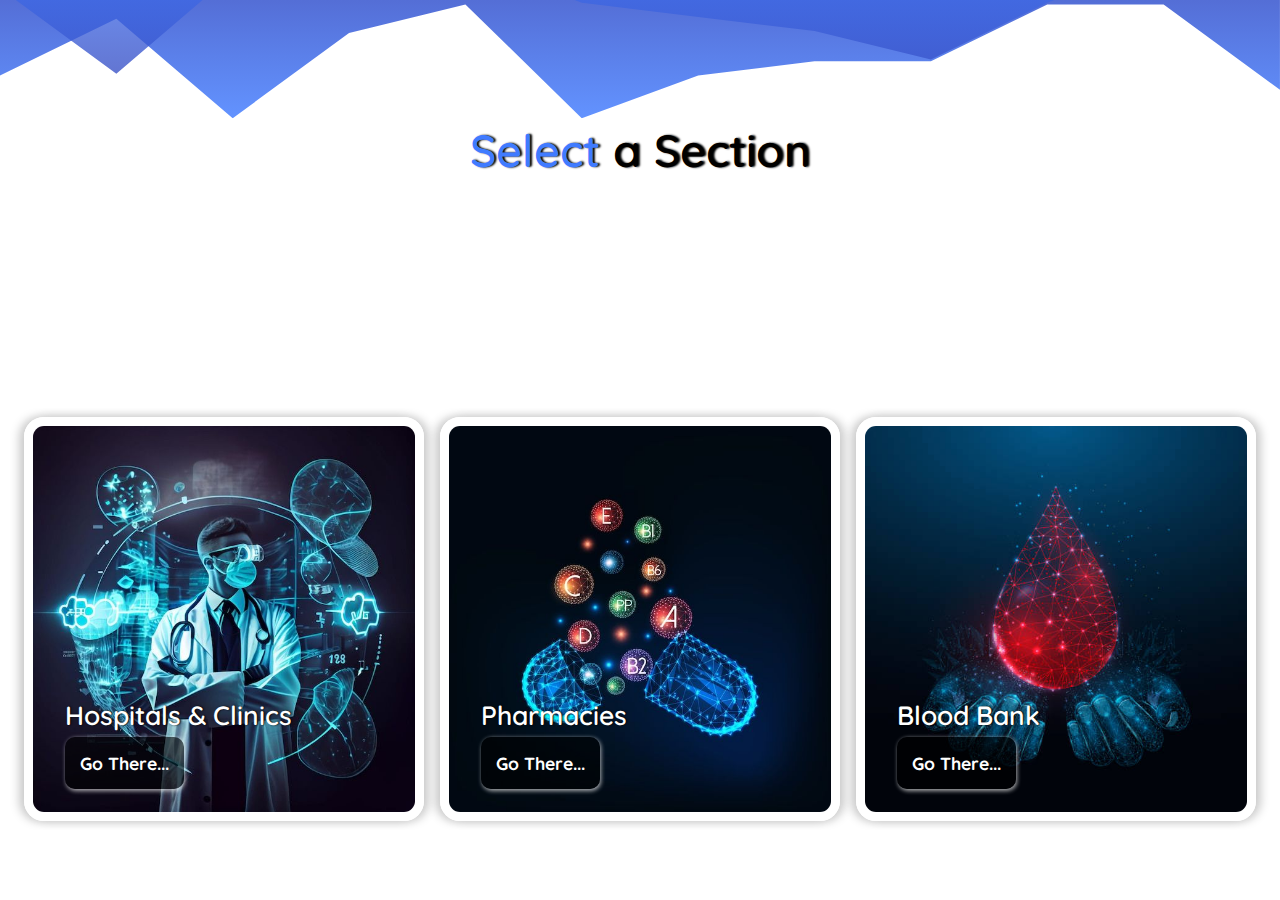
<file: index.html>
<!DOCTYPE html>
<html lang="en">
<head>
    <meta charset="UTF-8">
    <meta name="viewport" content="width=device-width, initial-scale=1.0">
    <title>Medical Portal</title>
    <link rel="stylesheet" href="assets/css/style.css">
</head>
<body>
    
    <!-- =================== LandingPage Animation =================== -->

    <div class="landingPage_animation">
        <div class="ani_content">
            <div class="tabibak"><span>T</span>abibak</div> 
            <div class="sliding_words"> 
                <span>for Health Care</span>
            </div>
        </div>
    </div>


    <!-- ========================================================= -->
    <section class="landingPage grid">
        <div class="landingPage_title">
            <svg id="wave" style="transform:rotate(180deg); transition: 0.3s" viewBox="0 0 1440 160" version="1.1" xmlns="http://www.w3.org/2000/svg"><defs><linearGradient id="sw-gradient-0" x1="0" x2="0" y1="1" y2="0"><stop stop-color="rgba(57, 81, 198, 0.88)" offset="0%"></stop><stop stop-color="rgba(64, 123, 255, 0.82)" offset="100%"></stop></linearGradient></defs><path style="transform:translate(0, 0px); opacity:1" fill="url(#sw-gradient-0)" d="M0,32L130.9,128L261.8,128L392.7,64L523.6,64L654.5,48L785.5,0L916.4,128L1047.3,96L1178.2,0L1309.1,112L1440,48L1570.9,0L1701.8,128L1832.7,64L1963.6,16L2094.5,144L2225.5,16L2356.4,16L2487.3,48L2618.2,128L2749.1,112L2880,64L3010.9,96L3141.8,128L3141.8,160L3010.9,160L2880,160L2749.1,160L2618.2,160L2487.3,160L2356.4,160L2225.5,160L2094.5,160L1963.6,160L1832.7,160L1701.8,160L1570.9,160L1440,160L1309.1,160L1178.2,160L1047.3,160L916.4,160L785.5,160L654.5,160L523.6,160L392.7,160L261.8,160L130.9,160L0,160Z"></path><defs><linearGradient id="sw-gradient-1" x1="0" x2="0" y1="1" y2="0"><stop stop-color="rgba(64, 123, 255, 0.82)" offset="0%"></stop><stop stop-color="rgba(57, 81, 198, 0.88)" offset="100%"></stop></linearGradient></defs><path style="transform:translate(0, 50px); opacity:0.9" fill="url(#sw-gradient-1)" d="M0,128L130.9,128L261.8,80L392.7,16L523.6,48L654.5,64L785.5,80L916.4,128L1047.3,144L1178.2,112L1309.1,0L1440,96L1570.9,112L1701.8,80L1832.7,32L1963.6,16L2094.5,16L2225.5,144L2356.4,128L2487.3,48L2618.2,144L2749.1,64L2880,144L3010.9,144L3141.8,112L3141.8,160L3010.9,160L2880,160L2749.1,160L2618.2,160L2487.3,160L2356.4,160L2225.5,160L2094.5,160L1963.6,160L1832.7,160L1701.8,160L1570.9,160L1440,160L1309.1,160L1178.2,160L1047.3,160L916.4,160L785.5,160L654.5,160L523.6,160L392.7,160L261.8,160L130.9,160L0,160Z"></path></svg>
            <h1><span>Select</span> a Section</h1>
        </div>
        <div class="Sections flex">
            <div class="section_card">
                <img src="images/Hospital_Section3.jpg">
                <div class="sectionCard_content">
                    <h2>Hospitals & Clinics</h2>
                    <a href="pages/deprtmentsView.html" class="btn">Go There...</a>
                </div>
            </div>
            <div class="section_card">
                <img src="images/pharmacy_section.jpg">
                <div class="sectionCard_content">
                    <h2>Pharmacies</h2>
                    <a href="pages/ProductOverview_allProduct.html" class="btn">Go There...</a>
                </div>
            </div>
            <div class="section_card">
                <img src="images/bloodBank_section1.jpg">
                <div class="sectionCard_content">
                    <h2>Blood Bank</h2>
                    <a href="pages/Places_ofBlood.html" class="btn">Go There...</a>
                </div>
            </div>
        </div>
    </section>
</body>
</html>
</file>
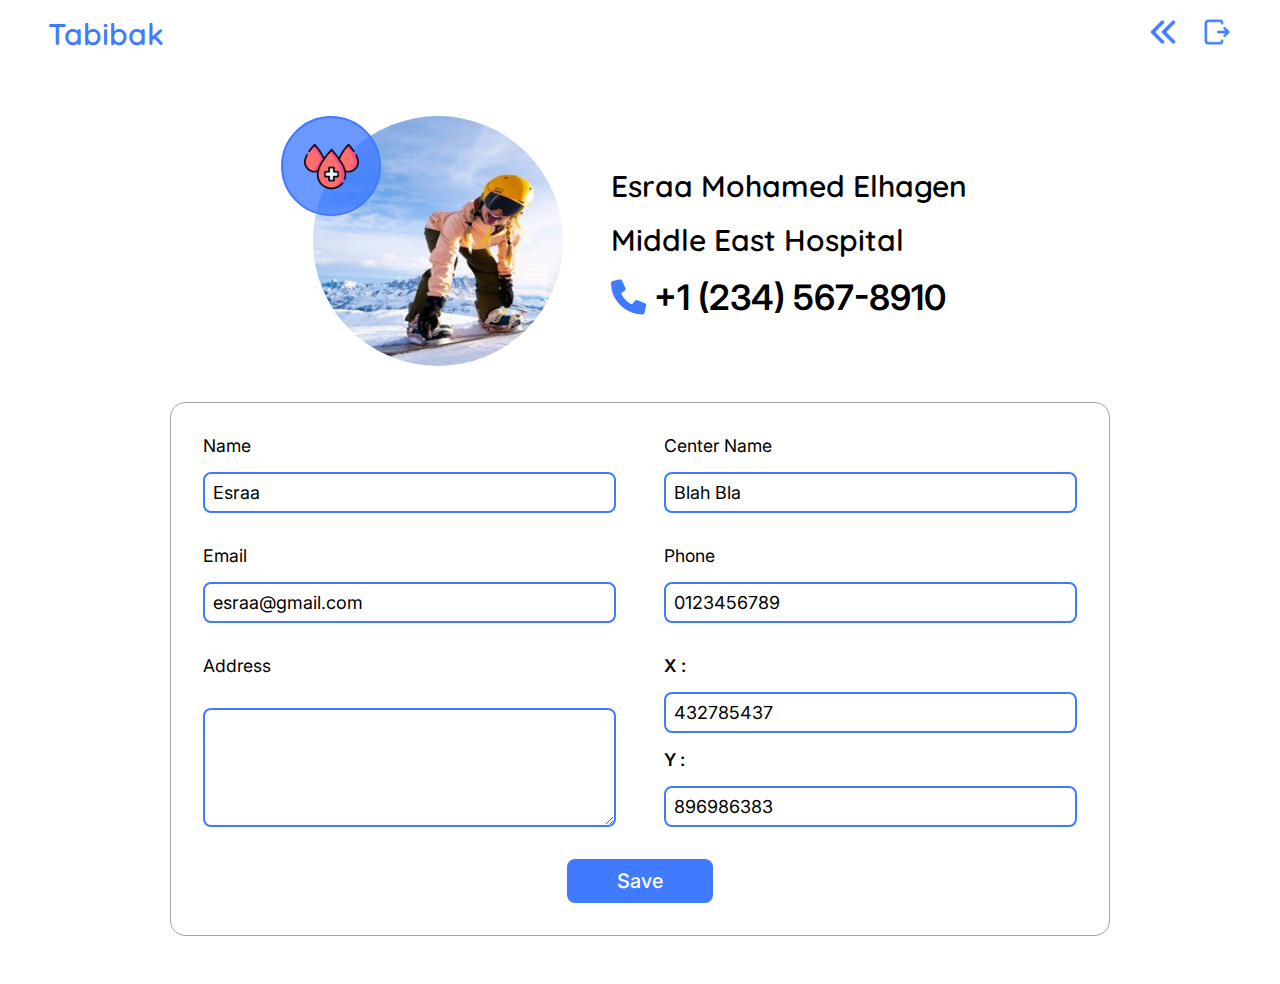
<file: pages/bloodBank_profile.html>
<!DOCTYPE html>
<html lang="en">
    <head>
        <title>BloodBank Profile</title>
        <meta charset="UTF-8">
        <meta http-equiv="X-UA-Compatible" content="IE=edge">
        <meta name="viewport" content="width=device-width, initial-scale=1.0">
        <link rel="stylesheet" href="../assets/css/style.css">
        <link href="../fontawesome-free-6.0.0-web/css/all.min.css" rel="stylesheet">
        <link href="../fontawesome-free-6.0.0-web/css/fontawesome.min.css" rel="stylesheet">
    </head>
    <body>
      
      <!-- =================== Navbar =================== -->
      <nav class="flex">
        <a href="../index.html" class="tabibak">Tabibak</a>
          <div class="flex">
              <a href="Places_ofBlood.html">
                <img src="../images/back.png">
              </a>
              <a href="login.html">
                <img src="../images/logout.png">
              </a>
          </div>
      </nav>
      <!-- =================== BloodBank Profile =================== -->
      <section class="bloodBank_profile grid">
        <div class="profile_img flex">
          <div>
            <div class="section_icon"><img src="../images/blood.png"></div>
            <img src="../images/Skiing-1.jpg">
          </div>
          <div class="grid">
            <h2>Esraa Mohamed Elhagen</h2>
            <h2>Middle East Hospital</h2>
            <p><i class="fa-solid fa-phone" style="color: #407BFF;"></i>  +1 (234) 567-8910</p>
          </div>
        </div> 
          <form class="profile_info">
            <div class="grid blood_type">
              <div class="grid">
                <label>Name</label>
                <input type="text" name="Name" value="Esraa" autocomplete="off">
              </div>
              <div class="grid">
                <label>Center Name</label>
                <input type="text" name="center" value="Blah Bla" autocomplete="off">
              </div>
            </div>
            <div class="grid blood_type">
              <div class="grid">
                <label>Email</label>
                <input type="email" name="Email" value="esraa@gmail.com" autocomplete="off">
              </div>
              <div class="grid">
                <label>Phone</label>
                <input type="number" name="phone" value="0123456789" autocomplete="off">
              </div>
              
            </div>
            <div class="grid blood_type">
              <div class="grid">
                <label>Address</label>
                <textarea rows="4" cols="50"  autocomplete="off"></textarea>
              </div>
              <div class="grid">
                <div class="grid">
                  <label>X :</label>
                  <input type="number" name="x" value="432785437" autocomplete="off">
                </div>
                <div class="grid">
                  <label>Y :</label>
                  <input type="number" name="y" value="896986383" autocomplete="off">
                </div>
              </div>
              
            </div>
            <div class="submit">
              <input type="submit"  value="Save">
            </div>
            
          </form>
      </section>

    </body>
</html>
</file>
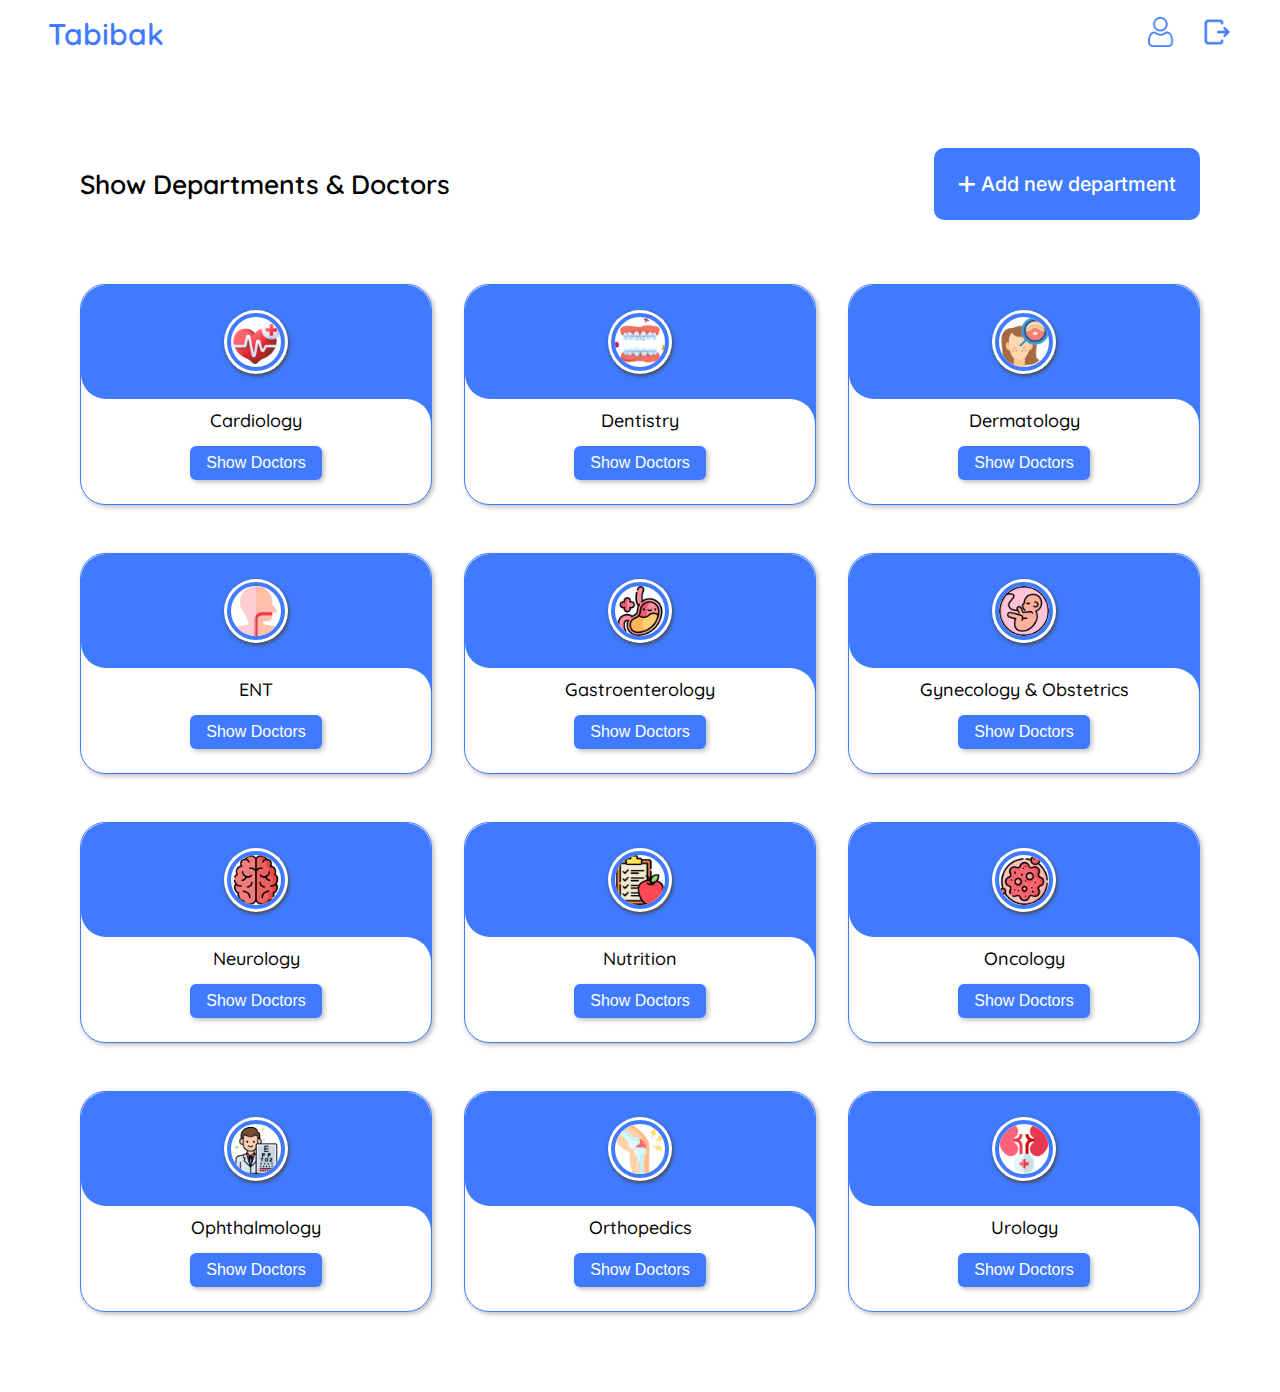
<file: pages/deprtmentsView.html>
<!DOCTYPE html>
<html lang="en">
<head>
    <meta charset="UTF-8">
    <meta name="viewport" content="width=device-width, initial-scale=1.0">
    <title>Departments</title>
    <link rel="stylesheet" href="../assets/css/style.css">
    <link href="../fontawesome-free-6.0.0-web/css/all.min.css" rel="stylesheet">
    <link href="../fontawesome-free-6.0.0-web/css/fontawesome.min.css" rel="stylesheet">
</head>
<body>

    <!-- =================== Navbar =================== -->
    <nav class="flex">
        <a href="../index.html" class="tabibak">Tabibak</a>
        <div class="flex">
            <a href="hoapital_clinic_profile.html">
                <img src="../images/user.png">
            </a>
            <a href="login.html">
                <img src="../images/logout.png">
            </a>
        </div>
    </nav>
    <section class="hospital_department_section">
        <div class="slide-container">
            <div class="flex product_overview_title">
                <h2>Show Departments & Doctors</h2>
                <a onclick="popUP2()" class="show-form"><i class="fa-solid fa-plus"></i> Add new department</a>
            </div>
            <div class=" modal1 hidden">
                <form class="grid">
                <div class="new_med flex">
                    <div class="grid">
                        <label>Departments Name</label>
                        <input type="text" placeholder="Enter dep name.." name="dep_name"/>
                    </div>
                    <div class="grid dep_Doctors">
                        <div class="grid">
                            <label>Doctors Name</label>
                            <div class="doc_input">
                                <input type="text" placeholder="Enter doc name.." name="doc_name"/>
                            </div>
                        </div>
                        <a id="addMedLink" onclick="addMed()"><i class="fa-solid fa-plus"></i> Add Doctor</a>
                    </div>
                </div>
                <div class="submit">
                    <input type="submit" value="Save">
                </div>
                </form>
            </div>
            <!-- ===== departments Cards ===== -->
            <div class="slide-content">
                <div class="card-wrapper departments">
                    <div class="cardiology">
                        <div class="card swiper-slide">
                            <div class="image-content">
                                <span class="depart-overlay"></span>
                                <div class="card-image"> 
                                    <img src="../images/001-medical-check.png" alt="" class="card-img">
                                </div>
                            </div>
                            <div class="card-content ">
                                <h2 class="name">cardiology</h2>
                                <button class="show_doctors" >Show Doctors</button>
                            </div>
                        </div>
                    </div>
                        
                    <div class="dentistry">
                        <div class="card swiper-slide">
                            <div class="image-content">
                                <span class="depart-overlay"></span>
                                <div class="card-image">
                                    <img src="../images/002-tooth.png" alt="" class="card-img">
                                </div>
                            </div>
                            <div class="card-content ">
                                <h2 class="name">dentistry</h2>
                                <button class="show_doctors" >Show Doctors</button>
                            </div>
                        </div>
                    </div>

                    <div class="dermatology">
                        <div class="card swiper-slide">
                            <div class="image-content">
                                <span class="depart-overlay"></span>
                
                                <div class="card-image">
                                    <img src="../images/003-spots.png" alt="" class="card-img">
                                </div>
                            </div>
                            <div class="card-content ">
                                <h2 class="name">dermatology</h2>
                                <button class="show_doctors" >Show Doctors</button>
                            </div>
                        </div>
                    </div>

                    <div class="ENT">
                        <div class="card swiper-slide">
                            <div class="image-content">
                                <span class="depart-overlay"></span>
                                <div class="card-image">
                                    <img src="../images/004-larynx.png" alt="" class="card-img">
                                </div>
                            </div>
                            <div class="card-content ">
                                <h2 class="name">ENT</h2>
                                <button class="show_doctors" >Show Doctors</button>
                            </div>
                        </div>
                    </div>

                    <div class="gastroenterology">
                        <div class="card swiper-slide">
                            <div class="image-content">
                                <span class="depart-overlay"></span>
                                <div class="card-image">
                                    <img src="../images/005-gastroenterology.png" alt="" class="card-img">
                                </div>
                            </div>
                            <div class="card-content ">
                                <h2 class="name">gastroenterology</h2>
                                <button class="show_doctors" >Show Doctors</button>
                            </div>
                        </div>
                    </div>

                    <div class="gynecology">
                        <div class="card swiper-slide">
                            <div class="image-content">
                                <span class="depart-overlay"></span>
                                <div class="card-image">
                                <img src="../images/006-obstetrics.png" alt="" class="card-img"> 
                                </div>
                            </div>
                            <div class="card-content ">
                                <h2 class="name">gynecology & obstetrics</h2>
                                <button class="show_doctors" >Show Doctors</button>
                            </div>
                        </div>
                    </div> 
                        
                    <div class="neurology">
                        <div class="card swiper-slide">
                            <div class="image-content">
                                <span class="depart-overlay"></span>
                                <div class="card-image">
                                    <img src="../images/007-brain.png" alt="" class="card-img">
                                </div>
                            </div>
                            <div class="card-content ">
                                <h2 class="name">neurology</h2>
                                <button class="show_doctors" >Show Doctors</button>
                            </div>
                        </div>
                    </div>

                    <div class="nutrition">
                        <div class="card swiper-slide">
                            <div class="image-content">
                                <span class="depart-overlay"></span>
                                <div class="card-image">
                                    <img src="../images/008-plan.png" alt="" class="card-img">
                                </div>
                            </div>
                            <div class="card-content">
                                <h2 class="name">nutrition</h2>
                                <button class="show_doctors" >Show Doctors</button>
                            </div>
                        </div>
                    </div>

                    <div class="oncology">
                        <div class="card swiper-slide">
                            <div class="image-content">
                                <span class="depart-overlay"></span>
                                <div class="card-image"> 
                                    <img src="../images/009-cancer-cell.png" alt="" class="card-img">
                                </div>
                            </div>
                            <div class="card-content">
                                <h2 class="name">oncology</h2>
                                <button class="show_doctors" >Show Doctors</button>
                            </div>
                        </div>
                    </div>  
                    <div class="ophthalmology">
                        <div class="card swiper-slide">
                            <div class="image-content">
                                <span class="depart-overlay"></span>
                
                                <div class="card-image">
                                    <img src="../images/010-optometrist.png" alt="" class="card-img">
                                </div>
                            </div>
                            <div class="card-content ">
                                <h2 class="name">ophthalmology</h2>
                                <button class="show_doctors" >Show Doctors</button>
                            </div>
                        </div>
                    </div>
                    <div class="orthopedics">
                        <div class="card swiper-slide">
                            <div class="image-content">
                            <span class="depart-overlay"></span>
                                <div class="card-image">
                                <img src="../images/011-arthritis.png" alt="" class="card-img"> 
                                </div>
                            </div>
                            <div class="card-content ">
                                <h2 class="name">orthopedics</h2>
                                <button class="show_doctors" >Show Doctors</button>
                            </div>
                        </div>
                    </div> 
                        
                    <div class="urology">
                        <div class="card swiper-slide">
                            <div class="image-content">
                                <span class="depart-overlay"></span>
                                <div class="card-image">
                                    <img src="../images/012-kidney.png" alt="" class="card-img">
                                </div>
                            </div>
                            <div class="card-content ">
                                <h2 class="name">urology</h2>
                                <button class="show_doctors" >Show Doctors</button>
                            </div>
                        </div>
                    </div>
                </div>
            </div>
        </div>
        <div class="doctors_popup hidden">
            <h2>
                Departments'doctors
            </h2>
            <button class="close">&times;</button>
            <div class="names flex">
                <div class="doctor_name">
                    DR/Mohamed
                </div>
                <div class="doctor_name">
                    DR/Mohamed
                </div>
                <div class="doctor_name">
                    DR/Mohamed
                </div>
                <div class="doctor_name">
                    DR/Mohamed
                </div>
            </div>
            
        </div>
    </section>
    <div class="overlay hidden"></div>
    <script src="../assets/scripts/popUp.js"></script>
</body>
</html>
</file>
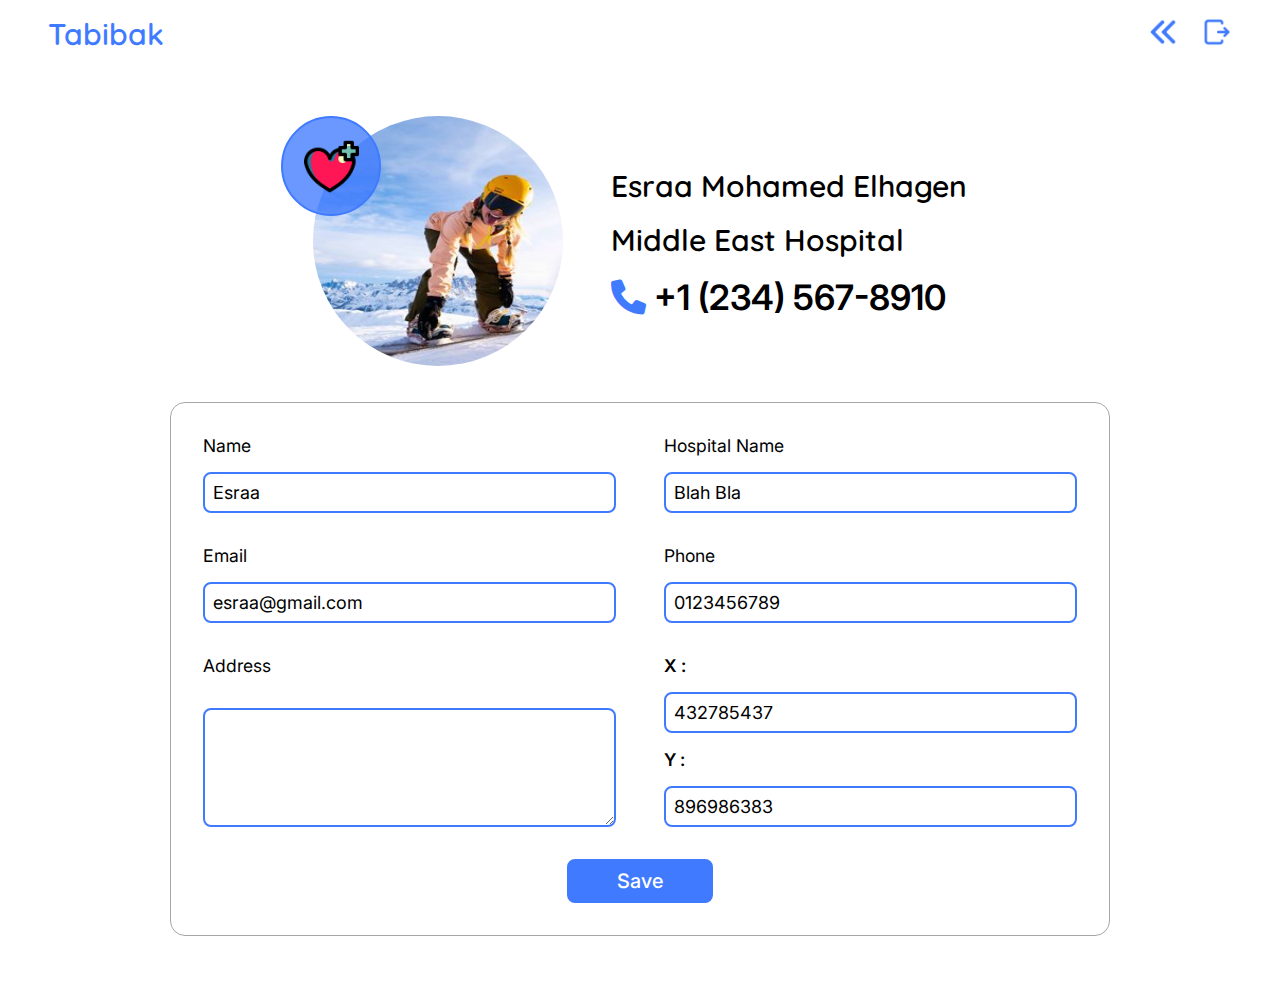
<file: pages/hoapital_clinic_profile.html>
<!DOCTYPE html>
<html lang="en">
    <head>
        <title>Hospital Profile</title>
        <meta charset="UTF-8">
        <meta http-equiv="X-UA-Compatible" content="IE=edge">
        <meta name="viewport" content="width=device-width, initial-scale=1.0">
        <link rel="stylesheet" href="../assets/css/style.css">
        <link href="../fontawesome-free-6.0.0-web/css/all.min.css" rel="stylesheet">
        <link href="../fontawesome-free-6.0.0-web/css/fontawesome.min.css" rel="stylesheet">
    </head>
    <body>
        
        <!-- =================== Navbar =================== -->
        <nav class="flex">
            <a href="../index.html" class="tabibak">Tabibak</a>
            <div class="flex">
                <a href="deprtmentsView.html">
                    <img src="../images/back.png">
                </a>
                <a href="login.html">
                    <img src="../images/logout.png">
                </a>
            </div>
        </nav>
        <!-- =================== Hospital Profile =================== -->
        <section class="bloodBank_profile grid">
            <div class="profile_img flex">
                <div>
                    <div class="section_icon"><img src="../images/health-care.png"></div>
                    <img src="../images/Skiing-1.jpg">
                </div>
                <div class="grid">
                    <h2>Esraa Mohamed Elhagen</h2>
                    <h2>Middle East Hospital</h2>
                    <p><i class="fa-solid fa-phone" style="color: #407BFF;"></i>  +1 (234) 567-8910</p>
                </div>
            </div> 
            <form class="profile_info">
                <div class="grid blood_type">
                    <div class="grid">
                        <label>Name</label>
                        <input type="text" name="Name" value="Esraa" autocomplete="off">
                    </div>
                    <div class="grid">
                        <label>Hospital Name</label>
                        <input type="text" name="center" value="Blah Bla" autocomplete="off">
                    </div>
                </div>
                <div class="grid blood_type">
                    <div class="grid">
                        <label>Email</label>
                        <input type="email" name="Email" value="esraa@gmail.com" autocomplete="off">
                    </div>
                    <div class="grid">
                        <label>Phone</label>
                        <input type="number" name="phone" value="0123456789" autocomplete="off">
                    </div>
                </div>
                <div class="grid blood_type">
                    <div class="grid">
                        <label>Address</label>
                        <textarea rows="4" cols="50"  autocomplete="off"></textarea>
                    </div>
                    <div class="grid">
                        <div class="grid">
                        <label>X :</label>
                        <input type="number" name="x" value="432785437" autocomplete="off">
                        </div>
                        <div class="grid">
                        <label>Y :</label>
                        <input type="number" name="y" value="896986383" autocomplete="off">
                        </div>
                    </div>
                </div>
                <div class="submit">
                    <input type="submit"  value="Save">
                </div>
            </form>
        </section>
    </body>
</html>
</file>
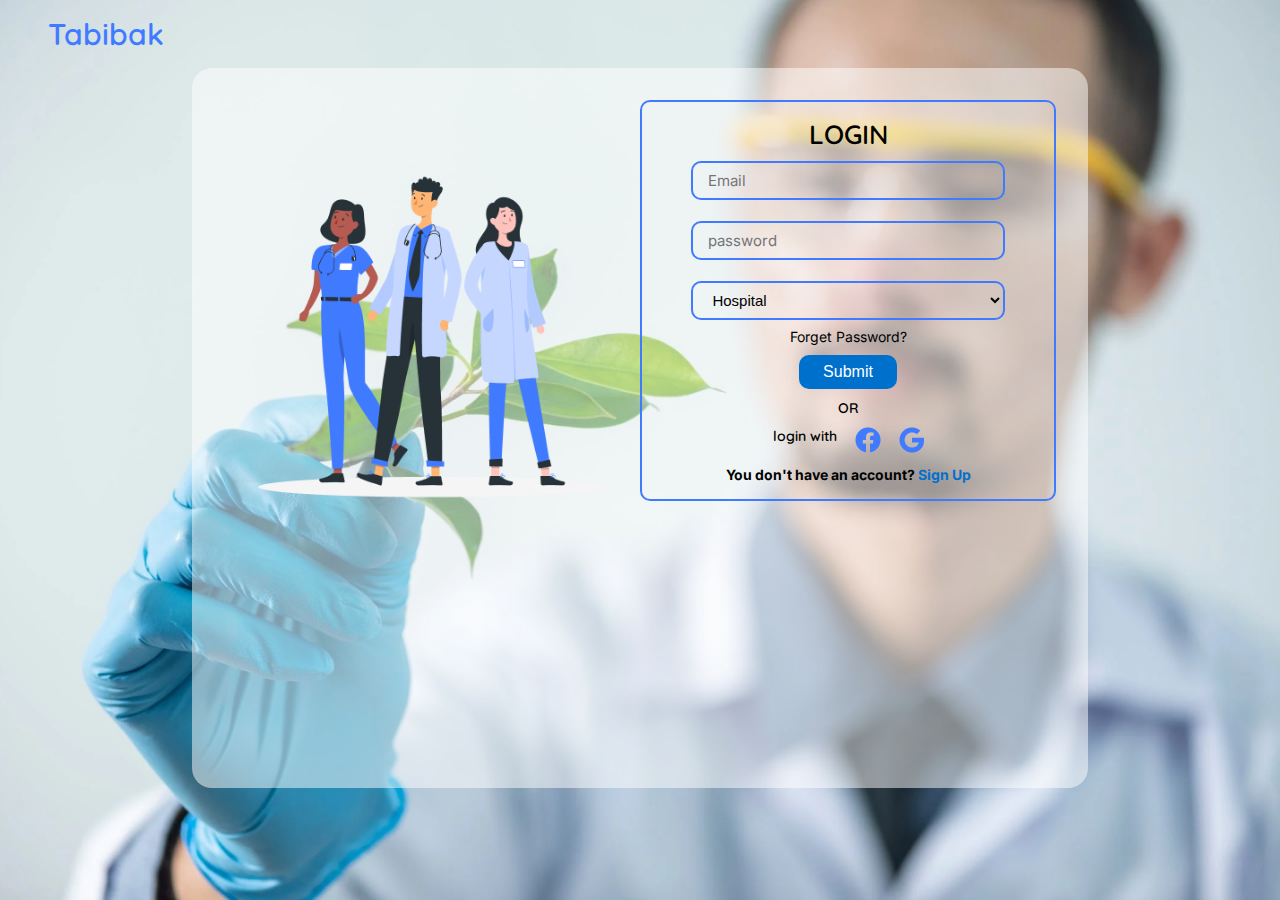
<file: pages/login.html>
<!DOCTYPE html>
<html lang="en">
<head>
    <meta charset="UTF-8">
    <meta name="viewport" content="width=device-width, initial-scale=1.0">
    <title>login </title>
    <link rel="stylesheet" href="../assets/css/style.css">
    <link href="../fontawesome-free-6.0.0-web/css/all.min.css" rel="stylesheet">
    <link href="../fontawesome-free-6.0.0-web/css/fontawesome.min.css" rel="stylesheet">
</head>
<body class="login_section">
    <!-- =================== Navbar =================== -->
    <nav class="flex">
        <a href="../index.html" class="tabibak">Tabibak</a>
    </nav>
    <section class="login">
        <div class="login_form ">
            <div class="login_left">
                <img src="../images/Doctors-rafiki 1.png" alt="">
            </div>
            <div class="login_right grid">
                <form action="" method="get">
                    <h2>LOGIN</h2> 
                    <input type="email" required placeholder="Email" id="email"> <br>
                    <input type="password" required placeholder="password" id="password"> <br>
                    <select name="Type" id="type">
                        <option value="Hospital">Hospital</option>
                        <option value="Pharmacy">Pharmacy</option>
                        <option value="Blood Bank">Blood Bank</option>
                    </select>
                    <!-- forget password -->
                    <a href="" id="forget_password">Forget Password?</a>
                    <button>
                        Submit
                    </button>
                    <h4>
                        OR
                    </h4>
                    <h4 class="login_with">login with <a href="#"><img src="../images/Vector.png" alt=""></a><a href="#"><img src="../images/Vector (1).png" alt=""></a></h4>
                    <h5>
                        You don't have an account?
                        <span>
                            <a href="signup.html"> Sign Up</a>
                        </span>
                    </h5>
                </form>
            </div>
        </div>
   </section>
</body>
</html>
</file>
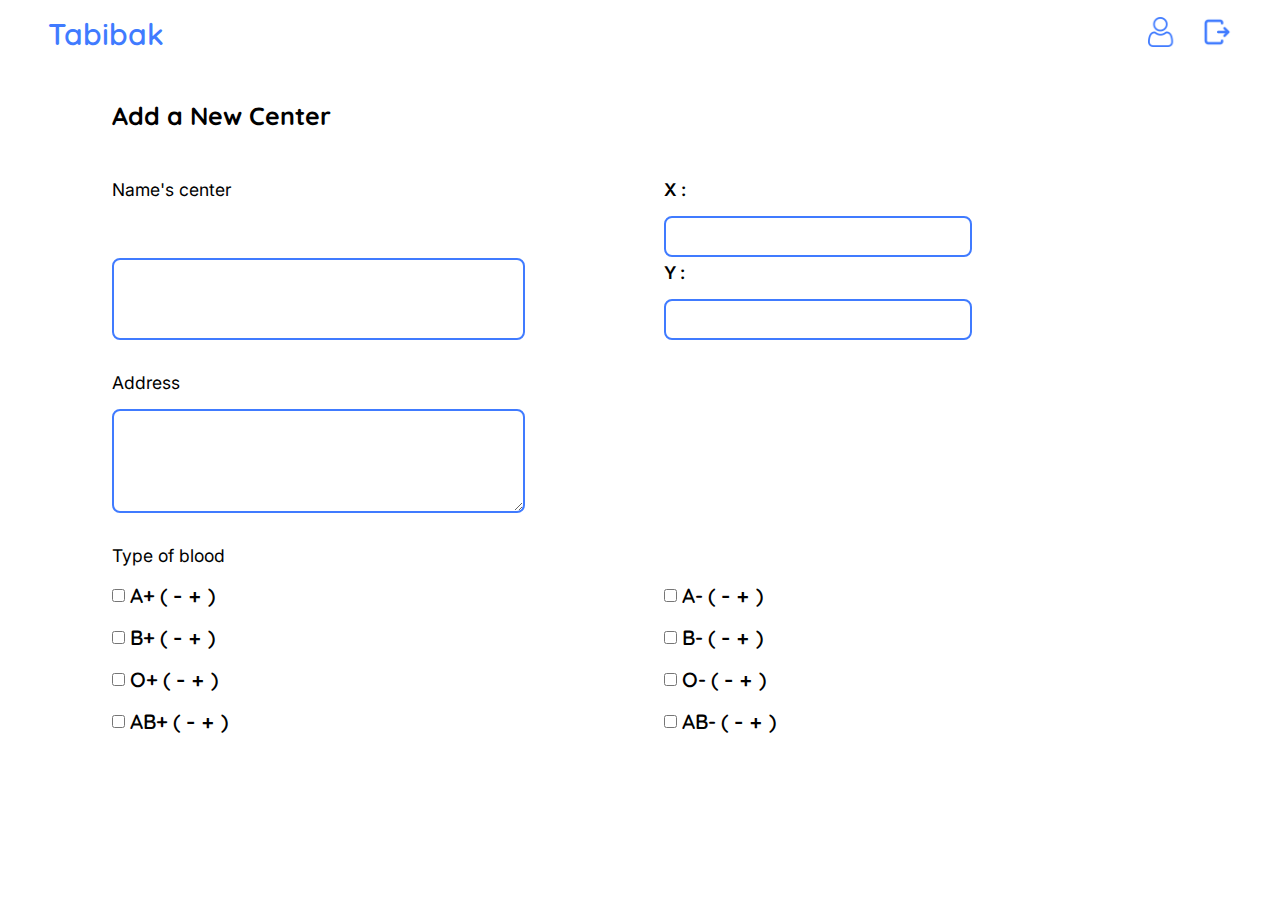
<file: pages/new_center_blood.html>
<!DOCTYPE html>
<html lang="en">
    <head>
        <title>Add New Center</title>
        <meta charset="UTF-8">
        <meta http-equiv="X-UA-Compatible" content="IE=edge">
        <meta name="viewport" content="width=device-width, initial-scale=1.0">
        <link rel="stylesheet" href="../assets/css/style.css">
        <link href="../fontawesome-free-6.0.0-web/css/all.min.css" rel="stylesheet">
        <link href="../fontawesome-free-6.0.0-web/css/fontawesome.min.css" rel="stylesheet">
    </head>
    <body>

        <!-- =================== Navbar =================== -->
        <nav class="flex">
            <a href="../index.html" class="tabibak">Tabibak</a>
            <div class="flex">
                <a href="bloodBank_profile.html">
                    <img src="../images/user.png">
                </a>
                <a href="login.html">
                    <img src="../images/logout.png">
                </a>
            </div>
        </nav>
        <!-- =================== Blood Places body =================== -->
        <section class="grid blood_places">
            <div class="flex product_overview_title">
                <h2>Add a New Center</h2>          
            </div>

            <form class="grid">
                <div class="grid blood_type">
                    <div class="grid">
                        <label>Name's center</label>
                        <input type="text" name="Name_center">
                    </div>
                    <div class="flex">
                        <div class="grid">
                            <label>X :</label>
                            <input type="number" name="Location">
                        </div>
                        <div class="grid">
                            <label>Y :</label>
                            <input type="text" name="Location">
                        </div>
                    </div>
                </div>
                <div class="flex">
                    <div class="grid">
                        <label>Address</label>
                        <textarea rows="4" cols="50"></textarea>
                        
                    </div>
                </div>
                <div class="grid">
                    <label>Type of blood</label>
                    <div class="grid blood_type">

                        <div class="grid">
                            
                            <div class="flex">
                                <input type="checkbox" class="check_box" name="bloodType" id="bloodType2">
                                <label for="bloodType2"><h3>A+</h3></label>
                                <h3>
                                    ( 
                                    <a id="reduceBag">-</a> 
                                    <span id="bagNo" class="bagNo"></span>
                                    <a id="addBag">+</a>
                                    )
                                </h3>
                            </div>
                            <div class="flex">
                                <input type="checkbox" class="check_box" name="bloodType" id="bloodType2">
                                <label for="bloodType2"><h3>B+</h3></label>
                                <h3>
                                    ( 
                                    <a id="reduceBag">-</a> 
                                    <span id="bagNo" class="bagNo"></span>
                                    <a id="addBag">+</a>
                                    )
                                </h3>
                            </div>
                            <div class="flex">
                                <input type="checkbox" class="check_box" name="bloodType" id="bloodType3">
                                <label for="bloodType3"><h3>O+</h3></label>
                                <h3>
                                    ( 
                                    <a id="reduceBag">-</a> 
                                    <span id="bagNo" class="bagNo"></span>
                                    <a id="addBag">+</a>
                                    )
                                </h3>
                            </div>
                            <div class="flex">
                                <input type="checkbox" class="check_box" name="bloodType" id="bloodType4">
                                <label for="bloodType4"><h3>AB+</h3></label>
                                <h3>
                                    ( 
                                    <a id="reduceBag">-</a> 
                                    <span id="bagNo" class="bagNo"></span>
                                    <a id="addBag">+</a>
                                    )
                                </h3>
                            </div>
                        </div>
                        <div class="grid">
                            
                            <div class="flex">
                                <input type="checkbox" class="check_box" name="bloodType" id="bloodType6">
                                <label for="bloodType6"><h3>A-</h3></label>
                                <h3>
                                    ( 
                                    <a id="reduceBag">-</a> 
                                    <span id="bagNo" class="bagNo"></span>
                                    <a id="addBag">+</a>
                                    )
                                </h3>
                            </div>
                            <div class="flex">
                                <input type="checkbox" class="check_box" name="bloodType" id="bloodType6">
                                <label for="bloodType6"><h3>B-</h3></label>
                                <h3>
                                    ( 
                                    <a id="reduceBag">-</a> 
                                    <span id="bagNo" class="bagNo"></span>
                                    <a id="addBag">+</a>
                                    )
                                </h3>
                            </div>
                            <div class="flex">
                                <input type="checkbox" class="check_box" name="bloodType" id="bloodType7">
                                <label for="bloodType7"><h3>O-</h3></label>
                                <h3>
                                    ( 
                                    <a id="reduceBag">-</a> 
                                    <span id="bagNo" class="bagNo"></span>
                                    <a id="addBag">+</a>
                                    )
                                </h3>
                            </div>
                            <div class="flex">
                                <input type="checkbox" class="check_box" name="bloodType" id="bloodType8">
                                <label for="bloodType8"><h3>AB-</h3></label>
                                <h3>
                                    ( 
                                    <a id="reduceBag">-</a> 
                                    <span id="bagNo" class="bagNo"></span>
                                    <a id="addBag">+</a>
                                    )
                                </h3>
                            </div>
                        </div>
                    </div>
                </div>
            </form>
        </section>


        <script src="../assets/scripts/script.js"></script>
    </body>
</html>
</file>
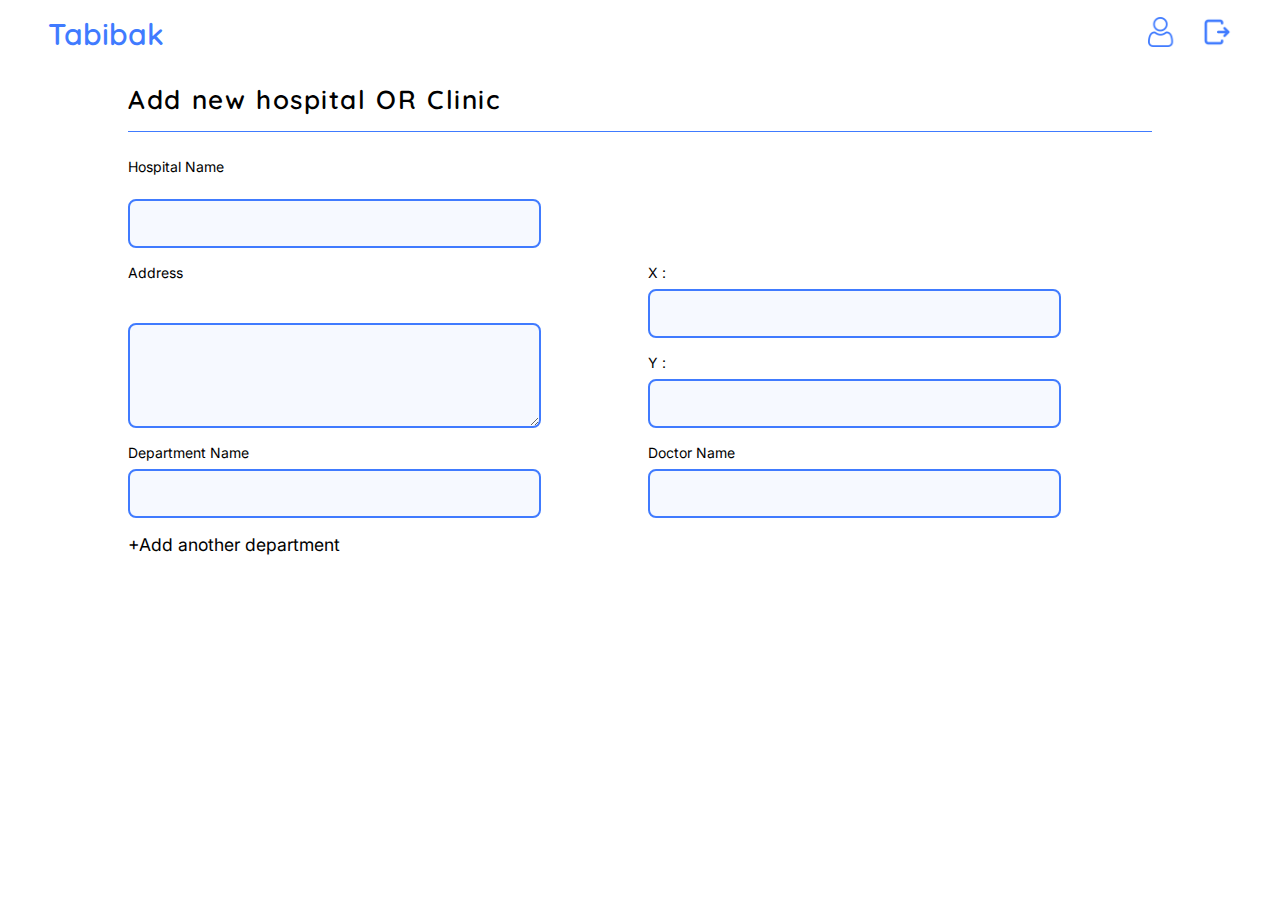
<file: pages/new_center_hospital.html>
<!DOCTYPE html>
<html lang="en">
    <head>
        <title>Add New Hospital OR Clinic</title>
        <meta charset="UTF-8">
        <meta http-equiv="X-UA-Compatible" content="IE=edge">
        <meta name="viewport" content="width=device-width, initial-scale=1.0">
        <link rel="stylesheet" href="../assets/css/style.css">
        <link href="../fontawesome-free-6.0.0-web/css/all.min.css" rel="stylesheet">
        <link href="../fontawesome-free-6.0.0-web/css/fontawesome.min.css" rel="stylesheet">
    </head>
    <body>

        <!-- =================== Navbar =================== -->
        <nav class="flex">
            <a href="../index.html" class="tabibak">Tabibak</a>
            <div class="flex">
                <a href="hoapital_clinic_profile.html">
                    <img src="../images/user.png">
                </a>
                <a href="login.html">
                    <img src="../images/logout.png">
                </a>
            </div>
        </nav>
        <!-- =================== Hospitals & Departments =================== -->
        <section class="grid add_hospital">
            <h2>
                Add new hospital OR Clinic
            </h2>
            <form class="grid hospital_departments">
                <div class="grid">
                    <label>Hospital Name</label>
                    <input type="text" name="Name_center">
                </div>
                <div class="depart_row grid">
                    <div class="grid">
                        <label>Address</label>
                        <textarea rows="4" cols="50"></textarea>
                    </div>
                    <div class="grid">
                        <div>
                            <label>X :</label>
                            <input type="number" name="Location">
                        </div>
                        <div>
                            <label>Y :</label>
                            <input type="text" name="Location">
                        </div>
                    </div>
                </div>
                <div class="depart_row grid">
                    <div class="depart_name">
                        <label>Department Name</label>
                        <input type="text" name="depart_name">
                    </div>
                    <div class="doctor_name">
                        <label>Doctor Name</label>
                        <input type="text" name="doctor_name">
                    </div>
                </div>
                
                
                <a id="add_department" class="add_department" onclick="addDepartment()">+Add another department</a>
            </form>
        </section>


        <script src="../assets/scripts/popUp.js"></script>
    </body>
</html>
</file>
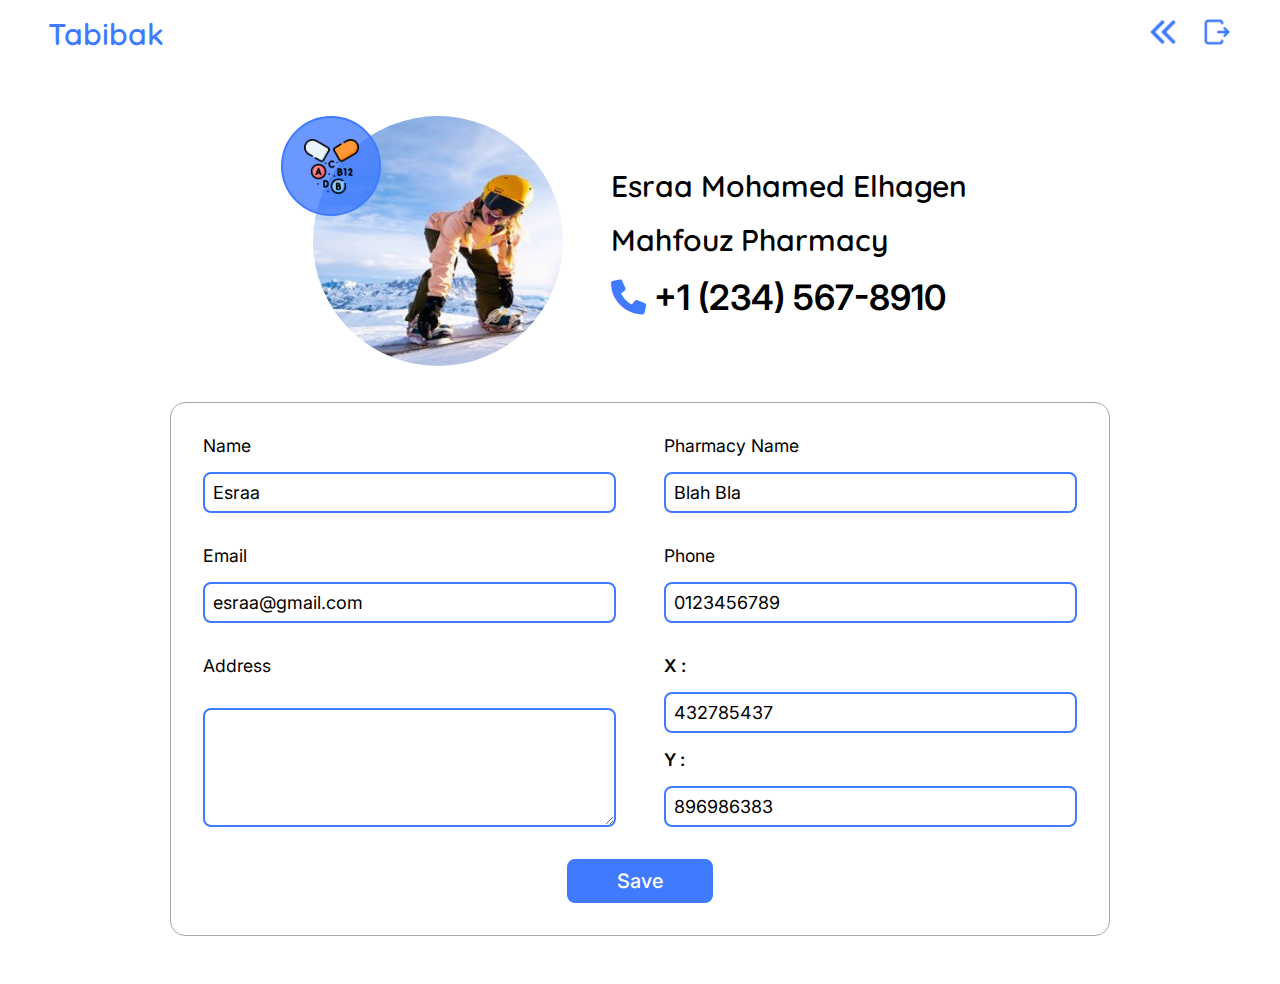
<file: pages/Pharmacy_profile.html>
<!DOCTYPE html>
<html lang="en">
    <head>
        <title>Pharmacy Profile</title>
        <meta charset="UTF-8">
        <meta http-equiv="X-UA-Compatible" content="IE=edge">
        <meta name="viewport" content="width=device-width, initial-scale=1.0">
        <link rel="stylesheet" href="../assets/css/style.css">
        <link href="../fontawesome-free-6.0.0-web/css/all.min.css" rel="stylesheet">
        <link href="../fontawesome-free-6.0.0-web/css/fontawesome.min.css" rel="stylesheet">
    </head>
    <body>
        
        <!-- =================== Navbar =================== -->
        <nav class="flex">
            <a href="../index.html" class="tabibak">Tabibak</a>
            <div class="flex">
                <a href="ProductOverview_allProduct.html">
                    <img src="../images/back.png">
                </a>
                <a href="login.html">
                    <img src="../images/logout.png">
                </a>
            </div>
        </nav>
        <!-- =================== Pharmacy Profile =================== -->
        <section class="bloodBank_profile grid">
            <div class="profile_img flex">
                <div>
                    <div class="section_icon"><img src="../images/multivitamin.png"></div>
                    <img src="../images/Skiing-1.jpg">
                </div>
                <div class="grid">
                    <h2>Esraa Mohamed Elhagen</h2>
                    <h2>Mahfouz Pharmacy</h2>
                    <p><i class="fa-solid fa-phone" style="color: #407BFF;"></i>  +1 (234) 567-8910</p>
                </div>
            </div> 
            <form class="profile_info">
                <div class="grid blood_type">
                    <div class="grid">
                        <label>Name</label>
                        <input type="text" name="Name" value="Esraa" autocomplete="off">
                    </div>
                    <div class="grid">
                        <label>Pharmacy Name</label>
                        <input type="text" name="center" value="Blah Bla" autocomplete="off">
                    </div>
                </div>
                <div class="grid blood_type">
                    <div class="grid">
                        <label>Email</label>
                        <input type="email" name="Email" value="esraa@gmail.com" autocomplete="off">
                    </div>
                    <div class="grid">
                        <label>Phone</label>
                        <input type="number" name="phone" value="0123456789" autocomplete="off">
                    </div>
                </div>
                <div class="grid blood_type">
                    <div class="grid">
                        <label>Address</label>
                        <textarea rows="4" cols="50"  autocomplete="off"></textarea>
                    </div>
                    <div class="grid">
                        <div class="grid">
                            <label>X :</label>
                            <input type="number" name="x" value="432785437" autocomplete="off">
                        </div>
                        <div class="grid">
                            <label>Y :</label>
                            <input type="number" name="y" value="896986383" autocomplete="off">
                        </div>
                    </div>
                </div>
                <div class="submit">
                    <input type="submit"  value="Save">
                </div>
            </form>
        </section>
    </body>
</html>
</file>
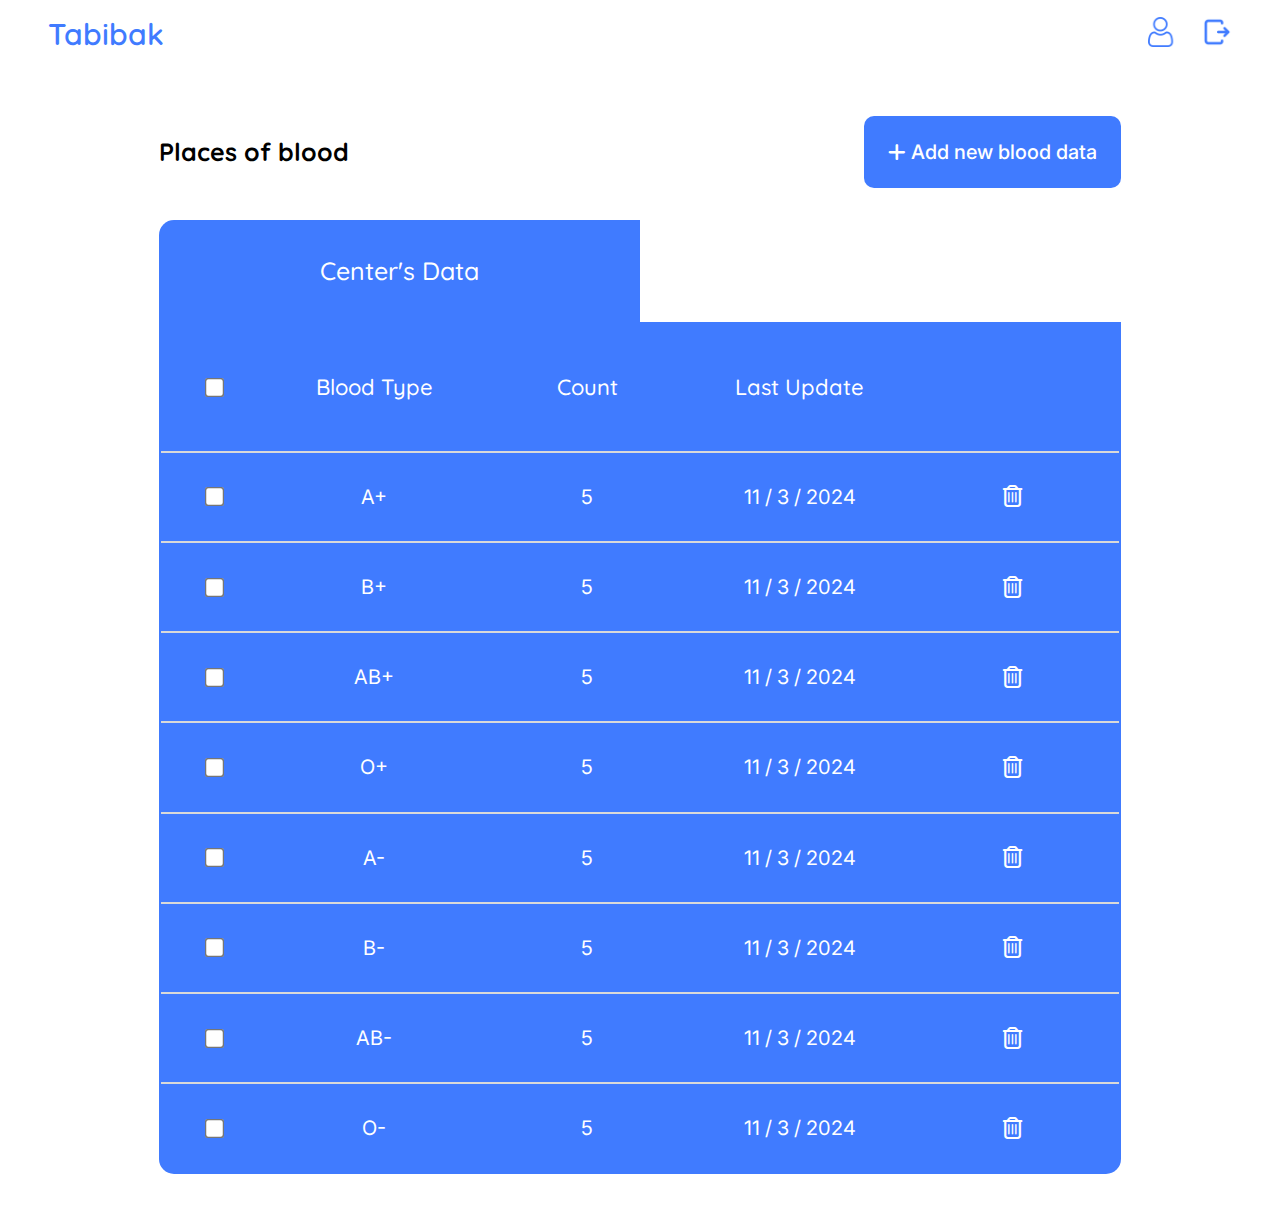
<file: pages/Places_ofBlood.html>
<!DOCTYPE html>
<html lang="en">
    <head>
        <title>Places of Blood</title>
        <meta charset="UTF-8">
        <meta http-equiv="X-UA-Compatible" content="IE=edge">
        <meta name="viewport" content="width=device-width, initial-scale=1.0">
        <link rel="stylesheet" href="../assets/css/style.css">
        <link href="../fontawesome-free-6.0.0-web/css/all.min.css" rel="stylesheet">
        <link href="../fontawesome-free-6.0.0-web/css/fontawesome.min.css" rel="stylesheet">
    </head>
    <body>


        <!-- =================== Navbar =================== -->
        <nav class="flex">
            <a href="../index.html" class="tabibak">Tabibak</a>
            <div class="flex">
                <a href="bloodBank_profile.html">
                    <img src="../images/user.png">
                </a>
                <a href="login.html">
                    <img src="../images/logout.png">
                </a>
            </div>
        </nav>
        <!-- =================== Product_Overview body =================== -->
        <section class="places_ofBlood">
            <div class="grid product_overview">
            <div class="flex product_overview_title">
                <h2>Places of blood</h2>
                <a onclick="popUP2()" class="show-form"><i class="fa-solid fa-plus"></i> Add new blood data</a>
            </div>
            <div class=" modal1 hidden">
                <form class="grid">
                    <div class="new_med flex">
                        <div class="grid">
                            <label>Blood Type</label>
                            <input type="text" placeholder="Enter Blood Type.." name="Blood_Type"/>
                        </div>
                        <div class="grid dep_Doctors">
                            <div class="grid">
                                <label>Blood Bags Quantity</label>
                                <div class="doc_input">
                                    <input type="number" placeholder="Quantity.." name="quantity"/>
                                </div>
                            </div>
                        </div>
                    </div>
                    <div class="submit">
                        <input type="submit" value="Save">
                    </div>
                </form>
            </div>
            
            <!-- ===== Products Table ===== -->
            <div class="data_table">
                <table>
                    <caption>
                        <div class="table_buttons">
                        <a href="#" class="active" id="all_products">Center's Data</a>
                        </div>
                    </caption>
                    <tr>
                        <th><input type="checkbox" class="check_box" name="productName" id="select_allProducts"></th>
                        <th><label for="select_allProducts"><h3>Blood Type</h3></label></th>
                        <th><h3>Count</h3></th>
                        <th><h3>Last Update</h3></th>
                        <!-- Dropdown -->
                        <th class="dropdown_container">
                        <div class="dropdown" id="dropdown_content">
                            <button class="dropdown_button" id="dropdown_button">
                            <i class="fa-solid fa-location-crosshairs dropdown_icon"></i>
                            <span class="dropdown_name">Action</span>
        
                            <div class="dropdown__icons">
                                <i class="fa-solid fa-chevron-down dropdown_arrow"></i>
                                <i class="fa-solid fa-xmark dropdown_close"></i>
                            </div>
                            </button>
        
                            <ul class="dropdown_menu">
                                <li class="dropdown_item">
                                    <i class="fa-solid fa-eraser dropdown_icon"></i>
                                    <span class="dropdown_name">Delete</span>
                                </li>
                            </ul>
                        </div>
                        </th>
                    </tr>
                    <tr>
                        <td><input type="checkbox" class="check_box" name="productName" id="checkBox1"></td>
                        <td><label for="checkBox1"><p>A+</p></label></td>
                        <td><p>5</p></td>
                        <td><p>11 / 3 / 2024</p></td>
                        <td><i class="fa-regular fa-trash-can"></i></td>
                    </tr>
                    <tr>
                        <td><input type="checkbox" class="check_box" name="productName" id="checkBox1"></td>
                        <td><label for="checkBox1"><p>B+</p></label></td>
                        <td><p>5</p></td>
                        <td><p>11 / 3 / 2024</p></td>
                        <td><i class="fa-regular fa-trash-can"></i></td>
                    </tr>
                    <tr>
                        <td><input type="checkbox" class="check_box" name="productName" id="checkBox1"></td>
                        <td><label for="checkBox1"><p>AB+</p></label></td>
                        <td><p>5</p></td>
                        <td><p>11 / 3 / 2024</p></td>
                        <td><i class="fa-regular fa-trash-can"></i></td>
                    </tr>
                    <tr>
                        <td><input type="checkbox" class="check_box" name="productName" id="checkBox1"></td>
                        <td><label for="checkBox1"><p>O+</p></label></td>
                        <td><p>5</p></td>
                        <td><p>11 / 3 / 2024</p></td>
                        <td><i class="fa-regular fa-trash-can"></i></td>
                    </tr>
                    <tr>
                        <td><input type="checkbox" class="check_box" name="productName" id="checkBox1"></td>
                        <td><label for="checkBox1"><p>A-</p></label></td>
                        <td><p>5</p></td>
                        <td><p>11 / 3 / 2024</p></td>
                        <td><i class="fa-regular fa-trash-can"></i></td>
                    </tr>
                    <tr>
                        <td><input type="checkbox" class="check_box" name="productName" id="checkBox1"></td>
                        <td><label for="checkBox1"><p>B-</p></label></td>
                        <td><p>5</p></td>
                        <td><p>11 / 3 / 2024</p></td>
                        <td><i class="fa-regular fa-trash-can"></i></td>
                    </tr>
                    <tr>
                        <td><input type="checkbox" class="check_box" name="productName" id="checkBox1"></td>
                        <td><label for="checkBox1"><p>AB-</p></label></td>
                        <td><p>5</p></td>
                        <td><p>11 / 3 / 2024</p></td>
                        <td><i class="fa-regular fa-trash-can"></i></td>
                    </tr>
                    <tr>
                        <td><input type="checkbox" class="check_box" name="productName" id="checkBox1"></td>
                        <td><label for="checkBox1"><p>O-</p></label></td>
                        <td><p>5</p></td>
                        <td><p>11 / 3 / 2024</p></td>
                        <td><i class="fa-regular fa-trash-can"></i></td>
                    </tr>
                
                </table>
            </div>
            </div>
            <!-- PopUp Model -->
            <div class="modal hidden flex">
            <!-- <button class="close-modal">&times;</button> -->
            <div>
                <h1>Reasons  for use:</h1>
                <p>
                Lorem ipsum dolor sit amet, consectetur adipisicing elit, sed do eiusmod tempor incididunt ut labore et dolore magna aliqua
                </p>
            </div>
            <div class="grid">
                <a class="btn"><i class="fa-regular fa-pen-to-square" style="color: 407BFF;"></i> Edit</a>
                <h3>Price: 54 EGP</h3>
            </div>
            </div>
        </section>
        <div class="overlay hidden"></div>
        <script src="../assets/scripts/popUp.js"></script>
        <script src="../assets/scripts/script.js"></script>
    </body>
</html>
</file>
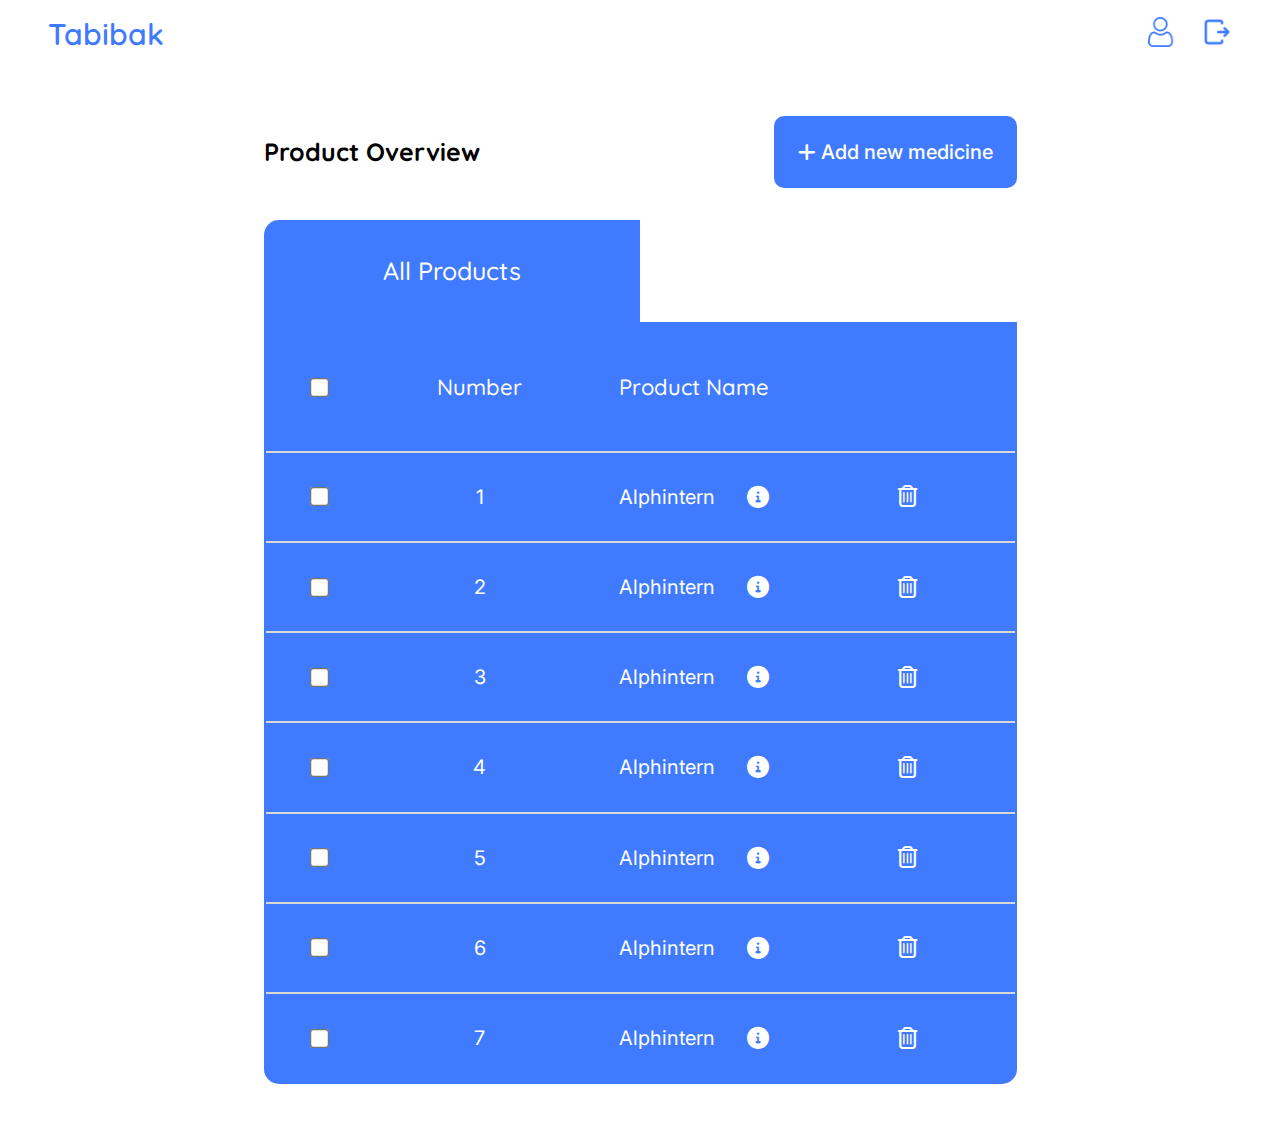
<file: pages/ProductOverview_allProduct.html>
<!DOCTYPE html>
<html lang="en">
    <head>
        <title>Product Overview</title>
        <meta charset="UTF-8">
        <meta http-equiv="X-UA-Compatible" content="IE=edge">
        <meta name="viewport" content="width=device-width, initial-scale=1.0">
        <link rel="stylesheet" href="../assets/css/style.css">
        <link href="../fontawesome-free-6.0.0-web/css/all.min.css" rel="stylesheet">
        <link href="../fontawesome-free-6.0.0-web/css/fontawesome.min.css" rel="stylesheet">
    </head>
    <body>
      

        <!-- =================== Navbar =================== -->
        <nav class="flex">
          <a href="../index.html" class="tabibak">Tabibak</a> 
          <div class="flex">
              <a href="Pharmacy_profile.html">
                  <img src="../images/user.png">
              </a>
              <a href="login.html">
                  <img src="../images/logout.png">
              </a>
          </div>
      </nav>
        <!-- =================== Product_Overview body =================== -->
      <section>
        <div class="grid product_overview">
          <div class="flex product_overview_title">
            <h2>Product Overview</h2>
            <a onclick="popUP2()" class="show-form"><i class="fa-solid fa-plus"></i> Add new medicine</a>      
          </div>
          <div class=" modal1 hidden">
            <!-- <button class="close-modal">&times;</button> -->
              <form class="grid">
                <div class="new_med flex">
                  <div class="grid">
                    <label>Medicine Name</label>
                    <input type="text" placeholder="Enter Name.." name="Medicine_name"/>
                  </div>
                  <div class="grid dep_Doctors">
                    <div class="grid">
                      <label>Medicine Quantity</label>
                      <div class="doc_input">
                        <input type="number" placeholder="Quantity.." name="quantity"/>
                      </div>
                    </div>
                  </div>
                </div>
                <div class="submit">
                  <input type="submit" value="Save">
                </div>
              </form>
          </div>
          <!-- ===== Products Table ===== -->
          <div class="data_table">
            <table>
              <caption>
                <div class="table_buttons">
                  <a href="#" class="active" id="all_products">All Products</a>
                </div>
              </caption>
              <tr>
                <th><input type="checkbox" class="check_box" name="productName" id="select_allProducts"></th>
                <th><h3>Number</h3></th>
                <th><label for="select_allProducts"><h3>Product Name</h3></label></th>
                <!-- Dropdown -->
                <th class="dropdown_container">
                  <div class="dropdown" id="dropdown_content">
                    <button class="dropdown_button" id="dropdown_button">
                      <i class="fa-solid fa-location-crosshairs dropdown_icon"></i>
                      <span class="dropdown_name">Action</span>
  
                      <div class="dropdown__icons">
                        <i class="fa-solid fa-chevron-down dropdown_arrow"></i>
                        <i class="fa-solid fa-xmark dropdown_close"></i>
                      </div>
                    </button>
  
                    <ul class="dropdown_menu">
                      <li class="dropdown_item">
                        <i class="fa-regular fa-hand-point-up dropdown_icon"></i>
                        <span class="dropdown_name">Update</span>
                      </li>
                      <li class="dropdown_item">
                        <i class="fa-solid fa-eraser dropdown_icon"></i>
                        <span class="dropdown_name">Delete</span>
                      </li>
                    </ul>
                  </div>
                </th>
              </tr>
              <tr>
                <td><input type="checkbox" class="check_box" name="productName" id="checkBox1"></td>
                <td><p>1</p></td>
                <td class="flex">
                  <label for="checkBox1"><p>Alphintern</p></label>
                  <i class="fa-solid fa-circle-info show-modal"></i>
                </td>
                <td><i class="fa-regular fa-trash-can"></i></td>
              </tr>
              <tr>
                <td><input type="checkbox" class="check_box" name="productName" id="checkBox2"></td>
                <td><p>2</p></td>
                <td class="flex">
                  <label for="checkBox2"><p>Alphintern</p></label>
                  <i class="fa-solid fa-circle-info"></i>
                </td>
                <td><i class="fa-regular fa-trash-can"></i></td>
              </tr>
              <tr>
                <td><input type="checkbox" class="check_box" name="productName" id="checkBox3"></td>
                <td><p>3</p></td>
                <td class="flex">
                  <label for="checkBox3"><p>Alphintern</p></label>
                  <i class="fa-solid fa-circle-info"></i>
                </td>
                <td><i class="fa-regular fa-trash-can"></i></td>
              </tr>
              <tr>
                <td><input type="checkbox" class="check_box" name="productName" id="checkBox4"></td>
                <td><p>4</p></td>
                <td class="flex">
                  <label for="checkBox4"><p>Alphintern</p></label>
                  <i class="fa-solid fa-circle-info"></i>
                </td>
                <td><i class="fa-regular fa-trash-can"></i></td>
              </tr>
              <tr>
                <td><input type="checkbox" class="check_box" name="productName"  id="checkBox5"></td>
                <td><p>5</p></td>
                <td class="flex">
                  <label for="checkBox5"><p>Alphintern</p></label>
                  <i class="fa-solid fa-circle-info"></i>
                </td>
                <td><i class="fa-regular fa-trash-can"></i></td>
              </tr>
              <tr>
                <td><input type="checkbox" class="check_box" name="productName"  id="checkBox6"></td>
                <td><p>6</p></td>
                <td class="flex">
                  <label for="checkBox6"><p>Alphintern</p></label>
                  <i class="fa-solid fa-circle-info"></i>
                </td>
                <td><i class="fa-regular fa-trash-can"></i></td>
              </tr>
              <tr>
                <td><input type="checkbox" class="check_box" name="productName"  id="checkBox7"></td>
                <td><p>7</p></td>
                <td class="flex">
                  <label for="checkBox7"><p>Alphintern</p></label>
                  <i class="fa-solid fa-circle-info"></i>
                </td>
                <td><i class="fa-regular fa-trash-can"></i></td>
              </tr>
            </table>
          </div>
        </div>
        <!-- PopUp Model -->
        <div class="modal hidden flex">
          <!-- <button class="close-modal">&times;</button> -->
          <div>
            <h1>Reasons  for use:</h1>
            <p>
              Lorem ipsum dolor sit amet, consectetur adipisicing elit, sed do eiusmod tempor incididunt ut labore et dolore magna aliqua
            </p>
          </div>
          <div class="grid">
            <a class="btn"><i class="fa-regular fa-pen-to-square" style="color: 407BFF;"></i> Edit</a>
            <h3>Price: 54 EGP</h3>
          </div>
        </div>
      </section>
      <div class="overlay hidden"></div>
      <script src="../assets/scripts/popUp.js"></script>
    </body>
</html>
</file>
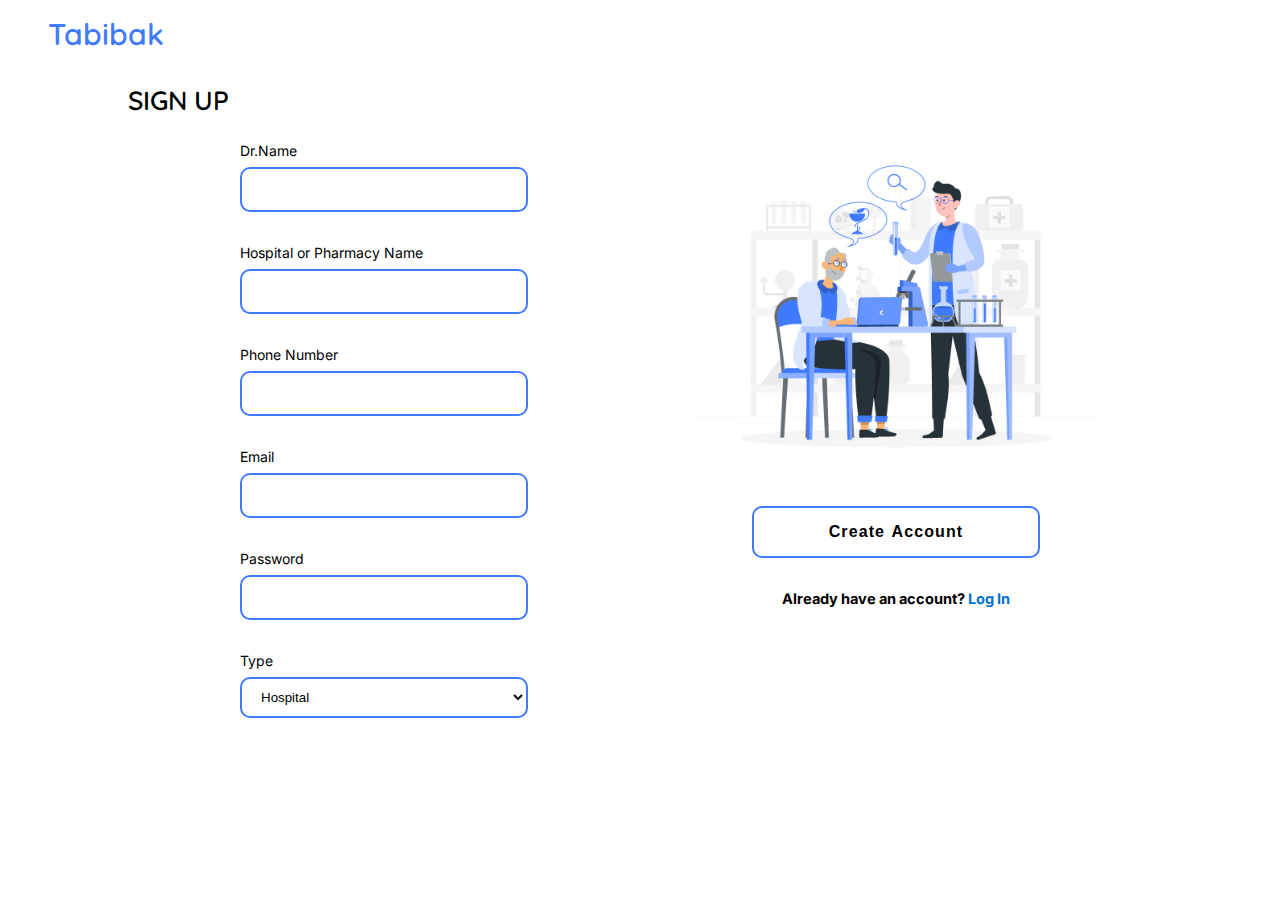
<file: pages/signup.html>
<!DOCTYPE html>
<html lang="en">
<head>
    <meta charset="UTF-8">
    <meta name="viewport" content="width=device-width, initial-scale=1.0">
    <title>Signup</title>
    <link rel="stylesheet" href="../assets/css/style.css">
</head>
<body>
    <!-- =================== Navbar =================== -->
    <nav class="flex">
        <a href="../index.html" class="tabibak">Tabibak</a>
    </nav>
    <section class="signup">
       
        <form action="">
            <h2 class="form_name">
                SIGN UP
            </h2>
           <div class="signup_left grid">
            <div>
                <label for="doctor-name">Dr.Name</label>
                <input type="text" id="doctor-name">
            </div>
            <div>
                <label for="depart-name">Hospital or Pharmacy Name</label>
                <input type="text" id="depart-name">
            </div>
            <div>
                <label for="phone-num">Phone Number</label>
                <input type="text" id="phone-num">
            </div>
            <div>
                <label for="email">Email</label>
                <input type="email" required  id="email">
            </div>
            <div>
                <label for="password">Password</label>
                <input type="password" required id="password">
            </div>
            <div>
                <label for="type">Type</label>
                <select name="Type" id="type">
                    <option value="Hospital">Hospital</option>
                    <option value="Pharmacy">Pharmacy</option>
                    <option value="Blood Bank">Blood Bank</option>
                </select>
            </div>
           </div>
           <div class="signup_right flex">
            <img src="../images/Medical research-rafiki (1) .png" alt="">
            <button>
                Create Account
            </button>
            <h5>
                Already have an account?
                <span>
                    <a href="login.html"> Log In</a>
                </span>
            </h5>
           </div>
        </form>
    </section>
</body>
</html>
</file>
<file: assets/css/style.css>
/* ==================== GOOGLE FONTS ==================== */
@import url('https://fonts.googleapis.com/css2?family=Inter:wght@100;200;300;400;500&family=Quicksand:wght@300;400;500;600;700&display=swap');
@import url('https://fonts.googleapis.com/css2?family=EB+Garamond:ital,wght@0,400..800;1,400..800&display=swap');
/* ==================== VARIABLES CSS ==================== */
:root {
    --header-height: 3rem;

    /*========== Colors ==========*/
    --first-color: #407BFF;
    --text-color-light: #fff;
    --text-color-dark: #000;
    --body-color: #FFFFFF;
    /*========== Font and typography ==========*/
    --body-font-family: 'Inter', sans-serif;

    /* .5rem = 8px, 1rem = 16px, 1.5rem = 24px 11... */
    --normal-font-size: 1.25rem;
    --small-font-size: .813rem;
    --smaller-font-size: .75rem;
    --btn-font-size: 1rem;

    /*========== Font weight ==========*/
    --font-medium: 400;
    --font-semi-bold: 600;
    --font-bold: 700;

    /*========== Margins Bottom ==========*/
    /* .25rem = 4px, .5rem = 8px, .75rem = 12px ... */
    --m-0-25: .25rem;
    --m-0-5: .5rem;
    --m-0-75: .75rem;
    --m-1: 1rem;
    --m-1-5: 1.5rem;
    --m-2: 2rem;
    --m-2-5: 2.5rem;
    --m-3: 3rem;
    --container-padding: 2rem;
}

/* Variable For large devices */
@media screen and (min-width: 968px) {
    :root {
        --normal-font-size: 1.1rem;
        --small-font-size: .875rem;
        --smaller-font-size: .875rem;

        --container-padding: 4rem;
    }
}

/*==================== BASE ====================*/
* {
    margin: 0;
    padding: 0;
    box-sizing: border-box;
}

html {
    scroll-behavior: smooth;
}

body {
    margin: 0;
    font-size: var(--normal-font-size);
    background-color: var(--body-color);
    color: var(--text-color-dark);
    font-family: var(--body-font-family);
    overflow-x: hidden;
    max-width: 100vw;
    min-height: 100vh;
}

h1,
h2,
h3,
h4 {
    font-weight: var(--font-semi-bold);
    font-family: 'Quicksand', sans-serif;
}

ul {
    list-style: none;
    display: inline-block;
}

a {
    text-decoration: none;
    font-family: var(--body-font-family);
}

/*==================== REUSABLE CSS CLASSES ====================*/

.container {
    padding: var(--container-padding);
}

.grid {
    display: grid;
    gap: 1rem;
}

.flex {
    display: flex;
    flex-wrap: wrap;
}

.hidden {
    display: none !important;
}

section {
    position: relative;
}

.btn {
    color: #fff;
    padding: 1rem 0;
    width: 100%;
    max-width: 238px;
    text-align: center;
    font-weight: 700;
    font-family: 'Quicksand', sans-serif;
    line-height: 31.25px;
    border: none !important;
    border-radius: 10px;
    background: var(--first-color);
    cursor: pointer;
    transition: .5s;
}

.btn:hover {
    transform: translate(0px, 3px);
}

span {
    color: var(--first-color);
    transition: .5s;
}

input,
textarea {
    outline: none;
    border: 2px solid #407BFF;
    font-size: 18px;
    max-width: 413px;
    background-color: #f6f9ff;
    border-radius: 8px;
    font-family: var(--body-font-family);
}

/*==================== NavBar ====================*/
nav{
    padding: 15px 3rem;
    align-items: center;
    justify-content: space-between;
}
nav .tabibak{
    font-weight: 600;
    font-size: 30px;
    color: #407BFF;
    font-family: 'Quicksand', sans-serif;
}
nav .flex{
    align-items: center;
    gap: 1.5rem;
}
nav a img{
    width: 30px;
    height: 30px;
}



/*==================== Animation Main Page ====================*/
.landingPage_animation {
    position: absolute;
    top: 0;
    left: 0;
    width: 100%;
    height: 100%;
    justify-content: center;
    align-items: center;
    text-align: center;
    background: url(../../images/download.jpg);
    background-repeat: no-repeat;
    background-size: cover;
    background-position-y: -3.2rem;
    /* background:linear-gradient(141deg, #ccc 25%, #eee 40%, #ddd 55%); */
    overflow: hidden;
    z-index: 1000;
    animation: show_Ani 7s;
    display: none;
}

.ani_content {
    overflow: hidden;
    backface-visibility: hidden;
}

.landingPage_animation .tabibak,
.landingPage_animation div span {
    font-weight: 400;
    font-size: 60px;
    color: #000;
    text-shadow: 1.5px 1px 3px #0129bf,
        0px 0px 5px #2b2b2b;
    font-family: "EB Garamond", serif;
}

.landingPage_animation .tabibak {
    /* color:var(--first-color); */
    display: inline;
    padding: 0 4px;
    animation-delay: 2s;
    animation: showup 7s;
}

.landingPage_animation .tabibak span {
    color: var(--first-color);
    text-shadow: 2px 1px 3px #000;
    font-size: 65px;
}

.landingPage_animation .ani_content div {
    display: inline-block;
    overflow: hidden;
    white-space: nowrap;
}

.landingPage_animation .sliding_words {
    width: 0px;
    /* animation-delay: 2s; */
    animation: reveal 7s;
}

.landingPage_animation .sliding_words span {
    margin-left: 100%;
    /* animation-delay: 2s; */
    animation: slidein 7s;
}

@keyframes show_Ani {
    0% {
        opacity: 1;
        display: grid;
    }

    20% {
        opacity: 1;
        display: grid;
    }

    80% {
        opacity: 1;
        display: grid;
    }

    99% {
        opacity: 0;
    }

    100% {
        opacity: 0;
        display: none;
    }
}

@keyframes showup {
    0% {
        opacity: 0;
    }

    20% {
        opacity: 1;
    }

    80% {
        opacity: 1;
    }

    99% {
        opacity: 0;
    }

    100% {
        opacity: 0;
    }
}

@keyframes slidein {
    0% {
        margin-left: -800px;
    }

    20% {
        margin-left: -800px;
    }

    35% {
        margin-left: 0px;
    }

    100% {
        margin-left: 0px;
    }
}

@keyframes reveal {
    0% {
        opacity: 0;
        width: 0px;
    }

    20% {
        opacity: 1;
        width: 0px;
    }

    30% {
        width: auto;
    }

    80% {
        opacity: 1;
    }

    100% {
        opacity: 0;
        width: auto;
    }
}




/*==================== Landing Page ====================*/
.landingPage {
    min-height: 100vh;
    gap: 2rem;
    /* align-items: center; */
}

.landingPage .landingPage_title {
    position: relative;
    text-align: center;
}

.landingPage .landingPage_title svg {
    margin-top: -1.5rem;
}
.landingPage .landingPage_title h1 {
    font-size: 45px;
    text-shadow: 2px 0 2px #000;
}

.landingPage .Sections {
    display: flex;
    justify-items: center;
    justify-content: center;
    align-content: center;
    margin: 1rem;
    gap: 1rem;
}

.landingPage .Sections .section_card {
    position: relative;
    border: 9px solid #fff;
    border-radius: 20px;
    box-shadow: 5px 0px 10px #ccc,
        -5px 0px 10px #ccc;
    overflow: hidden;
    max-width: 400px;
    max-height: 600px;
    z-index: 5;
}

.landingPage .Sections .section_card:hover img {
    transform: scale(1.1);
}

.landingPage .Sections .section_card img {
    width: 100%;
    height: 100%;
    object-position: center;
    object-fit: cover;
    transition: .5s;
}

.landingPage .Sections .sectionCard_content {
    position: absolute;
    left: 0;
    bottom: 0;
    padding: 2rem;
}

.landingPage .Sections .sectionCard_content h2 {
    color: #fff;
    padding: 1rem 0;
    text-shadow: 1px 0 2px #000;
}

.landingPage .Sections .sectionCard_content .btn {
    padding: 15px;
    background: #00000094;
    box-shadow: 1px 1.1px 4px 0px #ffffffa8;
    color: #fff;
}

.landingPage .Sections .sectionCard_content .btn:hover {
    box-shadow: 1px 1.1px 4px 0px #ffffffa8,
        -1px -1px 2px var(--first-color)
}

/* login */
.login_section{
    background-image: url(../../images/image22.png);
    background-size: cover;
    background-repeat: no-repeat;
}
.login{
    width: 100%;
    height: 100%;
}
.login_section .logo{
    padding: 1rem 2rem;
}
.login_form {
    width: 70%;
    height: 80vh;
    margin: 0 15%;
    padding: 1rem;
    border: none;
    background-color: rgba(255, 255, 255, .5);
    position: relative;
    border-radius: 20px;
    box-sizing: border-box;
}

.login_form .login_left {
    width: 50%;
    position: absolute;
    color: #fff;
}

.login_left img {
    width: 100%;
    padding-top: 30px;
}

.login_form .login_right {
    position: absolute;
    width: 50%;
    left: 50%;
    padding: 1rem 2rem 1rem 0 ;
    box-sizing: border-box;
}

.login_form .login_right form {
    display: flex;
    flex-direction: column;
    align-items: center;
    padding: 1rem 2rem;
    border: #407BFF 2px solid;
    box-sizing: border-box;
    border-radius: 10px;
}

.login .login_right h2 {
    color: var(--text-color-dark);
    padding-bottom: 10px;
}

.login_right input,
.login_form select {
    background-color: rgba(255, 255, 255, 0);
    border: #407BFF 2px solid;
    padding: 8px 15px;
    border-radius: 10px;
    font-size: 15px;
    box-sizing: border-box;
    width: 90%;
    outline: #407BFF;
}

.login_form select option {
    background-color: #fff;
    color: #0070CD;
    font-size: 15px;
}

.login_form a {
    color: var(--text-color-dark);
    text-decoration: none;
}

.login_form #forget_password {
    color: #000;
    font-size: 14px;
    padding-top: 8px;
}

.login_form .login_with {
    display: flex;
    gap: 18px;
    padding: 10px 0;
    color: var(--text-color-dark);
}

.login_form h4,
.login_form h5 {
    color: var(--text-color-dark);
    font-size: 14px;
}

.login_form h5 span a {
    color: #0070CD;
}

.login_form button {
    color: var(--text-color-dark);
    font-size: 16px;
    padding: 8px 24px;
    border: none;
    color: #fff;
    background-color: #0070CD;
    border-radius: 10px;
    cursor: pointer;
    margin: 10px;
}

/* sign up design */
.signup {
    width: 100%;
}

.signup .logo {
    color: #407BFF;
    padding: 1rem 2rem;
    font-size: 26px;
}

.signup .form_name {
    grid-column: 1 / 3;
    margin-bottom: 25px;
}

.signup form {
    display: grid;
    grid-template-columns: 1fr 1fr;
    padding: 1rem 8rem;
}

.signup label {
    display: block;
    padding-bottom: 8px;
    font-size: 14px;
    color: #000;
}

.signup input,
.signup select {
    background-color: rgba(255, 255, 255, 0);
    border: #407BFF 2px solid;
    padding: 10px 15px;
    border-radius: 10px;
    margin-bottom: 16px;
    outline: #407BFF;
    width: 18rem;
}

.signup select option {
    background-color: #fff;
    color: #0070CD;
    font-size: 15px;
}

.signup .signup_right {
    align-items: center;
    flex-direction: column;
    gap: 2rem;
    flex-wrap: nowrap;
}

.signup .signup_right img {
    max-width: 25rem;
}

.signup .signup_right button {
    color: #000;
    background-color: rgba(255, 255, 255, 0);
    font-size: 16px;
    letter-spacing: 1.1px;
    word-spacing: 1.5px;
    border: #407BFF 2px solid;
    padding: 15px;
    border-radius: 10px;
    outline: #407BFF;
    font-weight: bold;
    width: 18rem;
    cursor: pointer;
}
.signup .signup_left{
    justify-content: center;
}
.signup div h5 span a {
    text-decoration: none;
    color: #0070CD;
}

/* Adding new product page design */
.add_product{
    position: relative;
}

.logo{
    color: #407BFF;
    font-size: 26px;
}

.add_product .adding{
    grid-template-columns:repeat(4,1fr);
    width: 80%;
    margin: 0 10%;
    align-items: center;
    gap: 1.5rem 3rem;
}

.add_product h2{
    font-size: 26px;
    word-spacing: 1.5px;
    padding: 15px 0;
    letter-spacing: 1.5px;
    border-bottom: #407BFF 1.4px solid;
    grid-column:  1 / 5;
    margin-bottom: 10px;
}

.add_product .adding input{
    background-color: rgba(255, 255, 255, 0);
    border: #407BFF 1.6px solid;
    width: 100%;
    padding:  12px;
    border-radius: 10px;
    outline: #407BFF;
}

.add_product .adding label,
.add_product .adding p{
    display: block;
    font-family: 'Inter', sans-serif;
    font-size: 14px;
    padding-bottom: 8px;
}

.add_product .adding p{
    padding-bottom: 24px;
}

.add_product .adding label span,
.add_product .adding p span{
    color:  #999;
}

.add_product .adding .package{
    grid-column: 3 / 5;
}

.add_product .adding .medicine{
    grid-column: 1 / 3;
}

.add_product .adding .reason input{
    min-height: 7rem;
    min-width: 50%;
}

.add_product .adding .reason,
.add_product .adding .file{
    grid-column: 1 / 5;
}


.add_product .adding .add_field{
    text-decoration: none;
    color: #000;
    padding-left: 10px;
    font-size: 18px;
    cursor: pointer;
    grid-column: 1 / 3;
}

.add_product .adding .upload-button {
    color: #407BFF;
    background-color: rgba(255, 255, 255, 0);
    border: #407BFF 1.6px solid;
    padding: 14px 13rem;
    border-radius: 10px;
    outline: #407BFF;
    position: relative;
}

.add_product .adding .upload-button img{
    position: absolute;
    right: 10px;
}
.add_product .adding button{
    color: #000;
    border: #407BFF 1.6px solid;
    background-color: rgba(255, 255, 255, 0);
    font-size: 16px;
    letter-spacing: 1.1px;
    word-spacing: 1.5px;
    padding:10px 18px;
    border-radius: 10px;
    outline: #407BFF;
    font-weight: bold;
    cursor: pointer;
}

.add_product .adding .save{
    color: #fff;
    background-color: #407BFF;
}

/*============ pop up design ============*/
.addingMedicine_section .popup{
    position: absolute;
    top: 50%;
    left: 50%;
    transform: translate(-50%, -50%);
    background-color: #407BFF;
    padding: 1rem 3rem;
    border-radius: 10px;
    color: #fff;
    z-index: 10;
}

.addingMedicine_section .popup h2{
    border-bottom: 1px solid #ccc;
    padding-bottom: 10px;
    font-size: 25px;
    display: inline-block;
    padding-right: 10rem;
}

.addingMedicine_section .popup form{
    grid-template-rows: 2fr 1fr 2fr;
    padding: 10px;
    text-align: end;
    gap: 15px;
}

.addingMedicine_section .popup form input{
    border: none;
    outline: #407BFF;
    padding: 10px 0;
    border-radius: 12px;
    font-size: 18px;
}

.addingMedicine_section .popup textarea{
    min-width: 220px; 
    max-width: 220px; 
    min-height: 46px; 
    max-height: 46px; 
    padding: 10px;
}
.addingMedicine_section .popup label{
    font-size: 25px;
    margin-right: 20px;
}

.addingMedicine_section .popup form .req{
    text-align: center;
}

.addingMedicine_section .popup form .req label{
    font-size: 18px;
    cursor: pointer;
}

.addingMedicine_section .popup .buttons button{
    color: #fff;
    border: #fff 2px solid;
    background-color: rgba(255, 255, 255, 0);
    padding: 5px 12px;
    border-radius: 18px;
    font-size: 16px;
    cursor: pointer;
}

.addingMedicine_section .popup .buttons .save{
    font-size: 20px;
    margin-left: 10px;
}

.addingMedicine_section .popup .close{
    cursor: pointer;
    color: #fff;
    background-color: rgba(255, 255, 255, 0);
    font-size: 40px;
    border: none;
}

/* ==================== Add Hospital & Departments ======================= */
.add_hospital{
    width: 80%;
    margin: 0 10%;
}

.add_hospital h2{
    font-size: 26px;
    word-spacing: 1.5px;
    padding: 15px 0;
    letter-spacing: 1.5px;
    border-bottom: #407BFF 1.4px solid;
    margin-bottom: 10px;
}



.add_hospital .hospital_departments label{
    display: block;
    font-family: 'Inter', sans-serif;
    font-size: 14px;
    padding-bottom: 8px;
}

.add_hospital .hospital_departments .depart_row{
    grid-template-columns: repeat(2, 1fr);
}

.add_hospital .hospital_departments input{
    width: 100%;
    padding:  12px;
}

.add_hospital .hospital_departments .add_department{
    cursor: pointer;
    margin-bottom: 1rem;
}
.add_hospital .hospital_departments .add_department .depart_container{
    grid-template-columns: repeat(2, 1fr);
    grid-column: 1 / 3;
}


/*=================== Departments ===================*/
.hospital_department_section{
    padding: 4rem 4rem 0;
}
.hospital_department_section .logo{
    color: #407BFF;
    font-size: 26px;
}
.hospital_department_section .product_overview_title{
    display: flex;
    gap: 1rem;
    align-items: center;
    justify-content: space-between;
}
.hospital_department_section .contain_all{
    justify-content: center;
    background-color: #EFEFEF;
}

.hospital_department_section .slide-container{
    width: 100%;
    padding: 1rem;
}

.hospital_department_section .slide-container h1{
    font-size: 26px;
    word-spacing: 1.5px;
    padding: 15px 0;
    letter-spacing: 1.5px;
    margin-bottom: 10px;
    text-align: center;
}

.hospital_department_section .slide-content{
    border-radius: 25px;
}

.hospital_department_section .card-wrapper{
    display: grid;
    align-items: center;
    justify-content: center;
    grid-template-columns: repeat(3, 1fr);
    gap: 3rem 2rem;
    padding: 4rem 0;
}

.departments .card{
    border-radius: 25px;
    background-color: #FFF;
    border: 1px solid var(--first-color);;
    box-shadow: 2px 2px 5px #bbb;
}

.departments .image-content,
.departments .card-content{
    display: flex;
    flex-direction: column;
    align-items: center;
    padding: 10px 14px;
}

.departments .image-content{
    position: relative;
    row-gap: 5px;
    padding: 25px 0;
}

.departments .depart-overlay{
    position: absolute;
    left: 0;
    top: 0;
    height: 100%;
    width: 100%;
    background-color: var(--first-color);
    border-radius: 25px 25px 0 25px;
}

.departments .depart-overlay::before,
.departments .depart-overlay::after{
    content: '';
    position: absolute;
    right: 0;
    bottom: -40px;
    height: 40px;
    width: 40px;
    background-color: var(--first-color);
}

.departments .depart-overlay::after{
    border-radius: 0 25px 0 0;
    background-color: #FFF;
}

.departments .card-image{
    position: relative;
    height: 64px;
    width: 64px;
    border-radius: 50%;
    background: #FFF;
    padding: 3px;
    box-shadow: 1px 2px 4px #444;
}

.departments .card-image .card-img{
    height: 100%;
    width: 100%;
    object-fit: cover;
    border-radius: 50%;
    border: 4px solid var(--first-color);
}
.departments .name{
    font-size: 18px;
    font-weight: 500;
    color: #000;
    text-transform: capitalize;
    z-index: 2;
}

.departments .card-content{
    position: relative;
}

.departments .card-content .show_doctors{
    border: none;
    font-size: 16px;
    color: #FFF;
    padding: 8px 16px;
    background-color: var(--first-color);
    border-radius: 6px;
    margin: 14px;
    cursor: pointer;
    box-shadow: 2px 2px 5px #bbb;
    transition: all 0.3s ease;
}

.hospital_department_section .doctors_popup{
    position: fixed;
    top: 50%;
    left: 50%;
    transform: translate(-50%, -50%);
    background-color: #fff;
    padding: 2rem 3rem;
    border-radius: 25px;
    z-index: 10;
    color: var(--first-color);
    border: solid 2px var(--first-color);
    text-align: center;
}

.hospital_department_section .doctors_popup .close{
    cursor: pointer;
    background-color: rgba(255, 255, 255, 0);
    font-size: 40px;
    border: none;
    color: var(--first-color);
    position: absolute;
    top: 1rem;
    right: 2rem;
}

.hospital_department_section .doctors_popup .names{
    border:none;
    color: #fff;
    justify-content: space-evenly;
    gap: 1rem;
    margin: 2rem 0 0;
}

.hospital_department_section .doctors_popup .names .doctor_name{
    background-color: var(--first-color);
    padding: 1rem 2rem;
    border-radius: 10px;
}
/* ==================== Product_Overview Page ==================== */

.product_overview {
    position: relative;
    /* left: 25%; */
    padding: 3rem;
    justify-content: center;
    gap: 2rem;
}
.data_table{
    overflow: auto;
}

/* === New Product === */
.product_overview .product_overview_title,
.blood_places .product_overview_title {
    justify-content: space-between;
    align-items: center;
}

.product_overview .product_overview_title h2,
.blood_places .product_overview_title h2 {
    color: var(--text-color-dark);
    font-weight: 700;
    font-size: 25px;
    line-height: 31.25px;
}

.product_overview_title a{
    color: #fff;
    padding: 1.5rem;
    text-align: center;
    background-color: var(--first-color);
    border-radius: 10px;
    font-size: 20px;
    font-weight: 500;
    cursor: pointer;
}

/* === Products Table === */
.product_overview table {
    /* max-width: 1014px; */
    /* width:  100%; */
    text-align: center;
    border-radius: 0 0 15px 15px;
    background-color: var(--first-color);
}

.product_overview .table_buttons {
    display: grid;
    grid-template-columns: repeat(2, 1fr);
    border-radius: 15px 15px 0 0;
}

.product_overview .table_buttons a:nth-child(1) {
    border-radius: 15px 0 0 0;
}

.product_overview .table_buttons a:nth-child(2) {
    border-radius: 0 15px 0 0;
}

.product_overview .table_buttons a {
    padding: 2rem;
    color: var(--text-color-dark);
    font-size: 25px;
    font-weight: 500;
    font-family: 'Quicksand', sans-serif;
    line-height: 37.5px;
}

.product_overview .table_buttons .active {
    padding: 2rem;
    color: #fff;
    background-color: var(--first-color);
    transition: .2s;
}

.product_overview table tr {
    border-bottom: 2px solid #D9D9D9;
    display: grid;
    grid-template-columns: 0fr 1fr 1fr 1fr;
    align-items: center;
}

.product_overview table tr:last-child {
    border-bottom: none;
}

.product_overview table th input,
.product_overview table td input {
    scale: 1.5;
    margin: 0 15px;
}

.product_overview table td input:checked {
    background-color: #fff;
}

.product_overview table th h3 {
    color: #fff;
    font-size: 22px;
    font-weight: 500;
    font-family: 'Quicksand', sans-serif;
    line-height: 31.25px;
}

.product_overview table td p {
    color: #fff;
    font-size: 20px;
    font-weight: 400;
    line-height: 24.2px;
}

.product_overview table td i {
    color: #fff;
    font-size: 22px;
    cursor: pointer;
}

.product_overview table .flex {
    justify-content: space-between;
    align-items: center;
    flex-wrap: nowrap;
}
.product_overview table .flex i{
    margin-left: 7px;
}

.product_overview table td,
.product_overview table th {
    padding: 2rem;
}

body::-webkit-scrollbar {
    max-width: 10px;
    border: 1px solid #407bff;
    background-color: #e0eaff;
}

body::-webkit-scrollbar-thumb {
    background: var(--first-color);
    transition: opacity .6s ease-in-out;
}

/* ---- Dropdown ---- */
.dropdown_container {
    justify-self: center;
}

.dropdown {
    position: relative;
    width: max-content;
    transform: scale(0);
    opacity: 0;
    transform-origin: 10rem 0rem;
    transition: opacity .4s, transform .4s;
}

.dropdown_button,
.dropdown_item {
    display: flex;
    align-items: center;
    column-gap: .4rem;
}

.dropdown_button {
    border: none;
    outline: none;
    background-color: var(--body-color);
    padding: 1rem;
    border-radius: 12px;
    cursor: pointer;
}

.dropdown_icon,
.dropdown__icons {
    font-size: 20px;
    color: var(--first-color);
}

.dropdown_arrow {
    font-size: 18px;
}

.dropdown_name {
    color: #373f51;
    font-size: 20px;
    font-weight: 600;
    font-family: 'Quicksand', sans-serif;
    line-height: 31.25px;
}

.dropdown__icons {
    width: 24px;
    height: 24px;
    display: grid;
    place-items: center;
}

.dropdown_arrow,
.dropdown_close {
    position: absolute;
    transition: opacity .1s, transform .4s;
}

.dropdown_close {
    opacity: 0;
}

.dropdown_menu {
    position: absolute;
    left: 0;
    top: 4.5rem;
    width: 100%;
    background-color: var(--body-color);
    padding: 1rem;
    border-radius: 12px;
    display: grid;
    row-gap: 1.5rem;
    box-shadow: 2px 1px 5px #767676;

    transform: scale(.1);
    transform-origin: 10rem -2rem;
    pointer-events: none;
    transition: opacity .4s, transform .4s;
    opacity: 0;
}

.dropdown_item {
    cursor: pointer;
    transition: color .3s;
}

.dropdown_item:hover .dropdown_name {
    color: var(--first-color);
}


/* Rotate and hide icon */

.show_dropdown .dropdown_close {
    opacity: 1;
    transform: rotate(-180deg);
}

.show_dropdown .dropdown_arrow {
    opacity: 0;
    transform: rotate(180deg);
}

/* Show Dropdown Button */
.show_dropdown_button {
    transform: scale(1);
    opacity: 1;
}

/* Show Dropdown Menu */
.show_dropdown .dropdown_menu {
    transform: scale(1);
    opacity: 1;
    pointer-events: initial;
}

/* PopUp Model */

.close-modal {
    position: absolute;
    top: 1.2rem;
    right: 2rem;
    font-size: 5rem;
    color: #333;
    cursor: pointer;
    border: none;
    background: none;
}


/* -------------------------- */
/* CLASSES TO MAKE MODAL WORK */
.hidden {
    display: none;
}

.modal,
.modal1 {
    position: fixed;
    top: 50%;
    left: 50%;
    width: 50%;
    padding: 2rem;
    gap: 2rem;
    justify-content: space-between;
    border-radius: 5px;
    background-color: white;
    box-shadow: 0 3rem 5rem rgba(0, 0, 0, 0.3);
    transform: translate(-50%, -50%);
    z-index: 10;
}

.modal p {
    max-width: 500px;
}
.modal1 {
    padding: 3rem;
}
.modal1 form {
    gap: 3rem;
}
.modal1 .new_med {
    align-items: flex-start;
    justify-content: space-between;
    gap: 1rem;
}
.modal1 .new_med .flex{
    gap: 1rem;
    align-items: center;
}
.modal1 .new_med a{
    cursor: pointer;
}

.overlay {
    position: fixed;
    top: 0;
    left: 0;
    width: 100%;
    height: 100%;
    background-color: #0000004f;
    backdrop-filter: blur(3px);
    z-index: 5;
}

/* ==================== Blood Section ==================== */
.blood_places {
    position: relative;
    width: 100%;
    height: 100%;
    padding: 2rem 7rem;
    gap: 3rem;
    align-content: center;
}

.blood_places form {
    gap: 2rem;
    user-select: none;
}

.blood_places input,
.blood_places textarea,
.profile_info input,
.profile_info textarea,
.modal1 input {
    background-color: #fff;
    padding: 0.5rem;

}

input::-webkit-outer-spin-button,
input::-webkit-inner-spin-button {
    -webkit-appearance: none;
    margin: 0;
}

input[type=number] {
    -moz-appearance: textfield;
}

.blood_places form .grid .flex {
    justify-content: flex-start;
    gap: 5px;
    align-items: center;
}

.blood_places form .blood_type,
.profile_info .blood_type {
    grid-template-columns: 1fr 1fr;
    gap: 3rem;
    /* align-items: start; */
}
.blood_places form .blood_type .grid .grid,
.profile_info .grid .grid {
    gap: 1rem;
}
.blood_places form .blood_type .flex label,
.profile_info .blood_type .grid .grid label{
    font-weight: 600;
}

.blood_places form #addBag,
.blood_places form #reduceBag {
    cursor: pointer;
    /* user-select: none; */
}

/* places_ofBlood */
.places_ofBlood .product_overview table tr {
    grid-template-columns: 0fr 1fr 1fr 1fr 1fr;
}

/* BloodBank Profile */
.bloodBank_profile{
    margin: 3rem 1rem;
    justify-items: center;
    justify-items: center;
    gap: 2rem;
}
.profile_img{
    gap: 3rem;
}
.profile_img div{
    position: relative;
}
.profile_img img{
    width: 250px;
    height: 250px;
    border-radius: 50%;
}
.profile_img .section_icon{
    position: absolute;
    left: -2rem;
    display: grid;
    justify-content: center;
    align-items: center;
    width: 100px;
    height: 100px;
    border-radius: 50%;
    border: 2px solid #407bff;
    background-color: #407bffc7;
    text-align: center;
}
.profile_img .section_icon img{
    width: 55px;
    height: 55px;
    border-radius: 0;
}
.profile_img .grid{
    align-content: center;
}
.profile_img h2{
    font-size: 30px;
    font-weight: 600;
    line-height: 37.65px;
}
.profile_img p{
    font-size: 35px;
    font-weight: 600;
}
.profile_info{
    /* margin: 3rem 6rem; */
    padding: 2rem;
    gap: 2rem;
    display: grid;
    justify-content: center;
    border-radius: 15px;
    border: 1px solid #A7A6A6;
}
.profile_info .submit,
.modal1 .submit {
    display: grid;
    justify-items: center;
}
.profile_info .submit input,
.modal1 .submit input{
    font-weight: 500;
    font-size: 20px;
    padding: 0.5rem 3rem;
    color: #fff;
    background-color: var(--first-color);
}



/* ==================== RESPONSIVE ==================== */
/* Extra small devices (phones, 346px and down) */
@media only screen and (max-width: 346px) {
    nav {
        padding: 15px 1rem;
    }
    nav .tabibak {
        font-size: 30px;
    }
    .landingPage .landingPage_title svg {
        margin-top: 0;
    }
    .profile_img {
        display: flex;
        gap: 2rem;
        justify-content: center;
        text-align: center;
    }
    .blood_places form .blood_type, .profile_info .blood_type {
        grid-template-columns: 1fr;
        gap: 3rem;
        /* align-items: start; */
    }
    .profile_img img {
        width: 150px;
        height: 150px;
        border-radius: 50%;
    }
    .profile_img .section_icon {
        width: 80px;
        height: 80px;
    }
    .profile_img .section_icon img {
        width: 45px;
        height: 45px;
    }
    .profile_img h2,
    .profile_img p  {
        font-size: 20px;
        font-weight: 600;
        line-height: 37.65px;
    }
    .profile_info {
        /* margin: 3rem 6rem; */
        padding: 1rem;
    }
    input, textarea {
        font-size: 13px;
    }

    .product_overview {
        padding: 1rem;
        justify-content: center;
    }

    .product_overview .product_overview_title h2,
    .blood_places .product_overview_title h2,
    .hospital_department_section .product_overview_title h2{
        font-size: 20px;
        max-width: 150px;
    }
    .product_overview .product_overview_title,
        .blood_places .product_overview_title {
        gap: 10px;
    }
    .product_overview_title a {
        padding: 1rem;
        font-size: 18px;
        max-width: 150px;
    }
    .product_overview .table_buttons .active {
        padding: 1rem;
    }
    .product_overview table td, .product_overview table th {
        padding: 2rem 1rem;
    }
    .product_overview table th h3 {
        font-size: 20px;

    }
    .product_overview table td p {
        font-size: 18px;
    }
    .dropdown_button {
        padding: 10px;
    }
    .dropdown_name {
        font-size: 16px;
    }
    .blood_places {
        padding: 2rem;
    }
    .blood_places form .blood_type, .profile_info .blood_type {
        grid-template-columns: 1fr;
        justify-items: start;
        gap: 3rem;
    }
    .hospital_department_section{
        padding: 1rem;
    }
    .hospital_department_section .card-wrapper{
        grid-template-columns: 1fr;
        padding: 3rem 0;
    }
    .signup .form_name{
        grid-column: 1 / 2;
    }
    .signup form {
        padding: 1rem 5%;
        grid-template-columns: 1fr;
        justify-content: space-around;
        text-align: center;
    }
    .add_product .adding{
        grid-template-columns:1fr;
        width: 80%;
        margin: 0 10%;
        align-items: center;
        gap: 1rem;
    }
    .add_product .adding input{
        width: 80%;
    }
    .add_product h2{
        grid-column:  1 / 2;
        font-size: 16px;
    }
    .add_product .adding .package{
        grid-column: 1 / 2;
    }
    
    .add_product .adding .medicine{
        grid-column: 1 / 2;
    }
    .add_product .adding .reason,
    .add_product .adding .file{
        grid-column: 1 / 2;
    }
    .add_product .adding .add_field{
        grid-column: 1 / 5;
    }
    .add_product .adding .upload-button {
        padding: 12px 8rem;
        border-radius: 10px;
        outline: #407BFF;
        position: relative;
    }
    
    .add_product .adding .upload-button img{
        position: absolute;
        right: 10px;
    }
    .add_product .adding input,
    .add_product .adding textarea,
    .add_product .adding button{
        max-width: 18rem;
    }
    .login_form{
        width: 90%;
        margin: 0 5%;
    }
    .login_form .login_left{
        display: none;
    }
    .login_form .login_right {
        position: absolute;
        padding: 10px;
        width: 100%;
        left: 0;
        box-sizing: border-box;
    }
    .login_right input,
    .login_form select {
        width: 100%;
    }
    .login_form h4,
    .login_form h5 {
        font-size: 12px;
    }
    .login_right h2{
        font-size: 16px;
    }
    .addingMedicine_section .popup{
        padding: 1rem;
        text-align: center;
    }
    .addingMedicine_section .popup h2{
        padding-bottom: 10px;
        font-size: 16px;
        display: inline-block;
        padding-right: 5rem;
    }
    .addingMedicine_section .popup form{
        grid-template-rows: 2fr 1fr 2fr;
        padding: 10px;
        text-align: center;
        gap: 10px;
    }
    .addingMedicine_section .popup form textarea{
        font-size: 18px;
    }
    .addingMedicine_section .popup label{
        font-size: 16px;
        margin-right: 10px;
    }
    .addingMedicine_section .popup form .req label{
        font-size: 18px;
    }
    .addingMedicine_section .popup .buttons .save{
        font-size: 16px;
        margin-top: 10px;
    }
    .addingMedicine_section .popup .close{
        font-size: 30px;
    }
}
/* Extra small devices (phones, 600px and down) */
@media only screen and (min-width: 346px) and (max-width: 600px) {

    nav {
        padding: 15px 1rem;
    }
    .landingPage .landingPage_title svg {
        margin-top: 0;
    }
    .profile_img {
        display: flex;
        gap: 2rem;
        justify-content: center;
        text-align: center;
    }
    .blood_places form .blood_type, .profile_info .blood_type {
        grid-template-columns: 1fr;
        gap: 3rem;
        /* align-items: start; */
    }
    .profile_img img {
        width: 200px;
        height: 200px;
        border-radius: 50%;
    }    
    .profile_img h2 {
        font-size: 25px;
        font-weight: 600;
        line-height: 37.65px;
    }
    .profile_img p {
        font-size: 30px;
        font-weight: 600;
    }
    .profile_info {
        /* margin: 3rem 6rem; */
        padding: 1rem;
    }
    .product_overview {
        padding: 1rem;
        justify-content: center;
    }
    .hospital_department_section .product_overview_title h2,
    .product_overview .product_overview_title h2,
    .blood_places .product_overview_title h2 {
        font-size: 20px;
    }
    .product_overview_title a {
        padding: 1rem;
        font-size: 18px;
    }
    .product_overview .table_buttons .active {
        padding: 1rem;
    }
    .product_overview table td, .product_overview table th {
        padding: 2rem 1rem;
    }
    .product_overview table th h3 {
        font-size: 20px;
    }
    .product_overview table td p {
        font-size: 18px;
    }
    .dropdown_button {
        padding: 10px;
    }
    .dropdown_name {
        font-size: 16px;
    }
    .blood_places {
        padding: 2rem;
    }
    .blood_places form .blood_type, .profile_info .blood_type {
        grid-template-columns: 1fr;
        gap: 1.5rem;
    }
    .blood_places form .blood_type:last-child {
        grid-template-columns: 1fr 1fr;
        gap: 2rem;
    }
    .hospital_department_section{
        padding: 1rem;
    }
    .hospital_department_section .card-wrapper{
        grid-template-columns: repeat(2, 1fr);
        padding: 3rem 0;
    }
    .signup .form_name{
        grid-column: 1 / 2;
    }
    .signup form {
        padding: 1rem 5%;
        grid-template-columns: 1fr;
        text-align: center;
    }
    .add_product h2{
        grid-column:  1 / 2;
        font-size: 18px;
    }
    .add_product .adding .package{
        grid-column: 1 / 2;
    }
    
    .add_product .adding .medicine{
        grid-column: 1 / 2;
    }
    .add_product .adding .reason,
    .add_product .adding .file{
        grid-column: 1 / 2;
    }
    .add_product .adding .add_field{
        grid-column: 1 / 5;
    }
    .add_product .adding .upload-button {
        padding: 12px 10rem;
        border-radius: 10px;
        outline: #407BFF;
        position: relative;
    }
    
    .add_product .adding .upload-button img{
        position: absolute;
        right: 10px;
    }
    .add_product .adding input,
    .add_product .adding textarea,
    .add_product .adding button{
        max-width: 20rem;
    }
    .login_form{
        width: 90%;
        margin: 0 5%;
    }
    .login_form .login_left {
        display: none;
    }
    .login_form .login_right {
        position: absolute;
        padding: 1rem;
        width: 100%;
        left: 0;
        box-sizing: border-box;
    }
    .login_right input,
    .login_form select {
        width: 90%;
    }
    .login_form h4,
    .login_form h5 {
        font-size: 12px;
    }
    .login_right h2{
        font-size: 18px;
    }
    .addingMedicine_section .popup{
        padding: 1rem 2rem;
        text-align: center;
    }
    .addingMedicine_section .popup h2{
        padding-bottom: 10px;
        font-size: 16px;
        display: inline-block;
        padding-right: 6rem;
    }
    .addingMedicine_section .popup form{
        grid-template-rows: 2fr 1fr 2fr;
        padding: 10px;
        text-align: center;
        gap: 10px;
    }
    .addingMedicine_section .popup form textarea{
        font-size: 18px;
    }
    .addingMedicine_section .popup label{
        font-size: 18px;
        margin-right: 10px;
    }
    .addingMedicine_section .popup form .req label{
        font-size: 18px;
    }
    .addingMedicine_section .popup .buttons .save{
        font-size: 18px;
        margin-top: 10px;
    }
    .addingMedicine_section .popup .close{
        font-size: 30px;
    }
    .add_hospital .hospital_departments .depart_row {
        grid-template-columns: 1fr;
    }
}
/* Small devices (portrait tablets and large phones, 600px and up) */
@media only screen and (min-width: 600px) and (max-width: 768px) {
    nav {
        padding: 15px 1rem;
    }
    .landingPage .landingPage_title svg {
        margin-top: 0;
    }
    .profile_img {
        display: flex;
        gap: 2rem;
        justify-content: center;
        text-align: center;
    }
    .product_overview table td, .product_overview table th {
        padding: 2rem 1rem;
    }
    .blood_places {
        padding: 2rem;
    }
    .blood_places form .blood_type, .profile_info .blood_type {
        grid-template-columns: 1fr;
        gap: 1.5rem;
    }
    .blood_places form .blood_type:last-child {
        grid-template-columns: 1fr 1fr;
        gap: 2rem;
    }
    .hospital_department_section{
        padding: 1rem;
    }
    .hospital_department_section .card-wrapper{
        grid-template-columns: repeat(2, 1fr);
    }
    .signup form{
        padding: 1rem 5%;
    }
    .signup input,
    .signup select,
    .signup .signup_right button{
    width:15rem;
    }
    .login_form .login_left {
        display: none;
    }
    .login_form .login_right {
        position: absolute;
        padding: 2rem;
        width: 100%;
        left: 0;
        box-sizing: border-box;
    }
    .login_right input,
    .login_form select {
        width: 90%;
    }
    .login_form h4,
    .login_form h5 {
        font-size: 12px;
    }
    .addingMedicine_section .popup{
        padding: 1rem 2rem;
        text-align: center;
    }
    .addingMedicine_section .popup h2{
        padding-bottom: 10px;
        font-size: 18px;
        display: inline-block;
        padding-right: 6rem;
    }
    .addingMedicine_section .popup form textarea{
        font-size: 24px;
    }
    .addingMedicine_section .popup form{
        grid-template-rows: 2fr 1fr 2fr;
        padding: 10px;
        text-align: center;
        gap: 15px;
    }
    .addingMedicine_section .popup label{
        font-size: 18px;
        margin-right: 10px;
    }
    .addingMedicine_section .popup form .req label{
        font-size: 18px;
    }
    .addingMedicine_section .popup .buttons .save{
        font-size: 18px;
        margin-top: 10px;
    }
    .addingMedicine_section .popup .close{
        font-size: 36px;
    }
}
/* Medium devices (landscape tablets, 768px and up) */
@media only screen and (min-width: 768px) and (max-width: 992px) {
    nav {
        padding: 15px 1rem;
    }
    .landingPage .landingPage_title svg {
        margin-top: 0;
    }
    .blood_places {
        padding: 2rem;
    }
    .blood_places form .blood_type, .profile_info .blood_type {
        grid-template-columns: 1fr;
        gap: 1.5rem;
    }
    .blood_places form .blood_type:last-child {
        grid-template-columns: 1fr 1fr;
        gap: 2rem;
    }
    .signup form {
        padding: 1rem 8rem;
    }
    .signup input,
    .signup select,
    .signup .signup_right button{
        width:18rem
    }
    .login_form .login_left {
        display: none;
    }
    .login_form .login_right {
        position: absolute;
        padding: 2rem;
        width: 100%;
        left: 0;
        box-sizing: border-box;
    }
    .login_right input,
    .login_form select {
        width: 90%;
    }
    .login_form h4,
    .login_form h5 {
        font-size: 12px;
    }
    .addingMedicine_section .popup{
        padding: 1rem 2rem;
    }
    .addingMedicine_section .popup h2{
        padding-bottom: 10px;
        font-size: 20px;
        display: inline-block;
        padding-right: 10rem;
    }
    .addingMedicine_section .popup form{
        grid-template-rows: 2fr 1fr 2fr;
        padding: 10px;
        text-align: end;
        gap: 15px;
    }
    .addingMedicine_section .popup label{
        font-size: 18px;
        margin-right: 20px;

    }
    .addingMedicine_section .popup form .req label{
        font-size: 18px;
    }
    .addingMedicine_section .popup .buttons .save{
        font-size: 18px;
        margin-left: 10px;
    }
    
    .addingMedicine_section .popup .close{
        font-size: 36px;
    }

}

/* Large devices (laptops/desktops, 992px and up) */
@media only screen and (min-width: 992px) and (max-width: 1200px) {
    .landingPage .landingPage_title svg {
        margin-top: 0;
    }
    .blood_places form .blood_type, .profile_info .blood_type {
        grid-template-columns: 1fr;
        justify-items: start;
        gap: 3rem;
        /* align-items: start; */
    }
    .blood_places form .blood_type:last-child {
        grid-template-columns: 1fr 1fr;
        gap: 2rem;
    }

}
</file>
